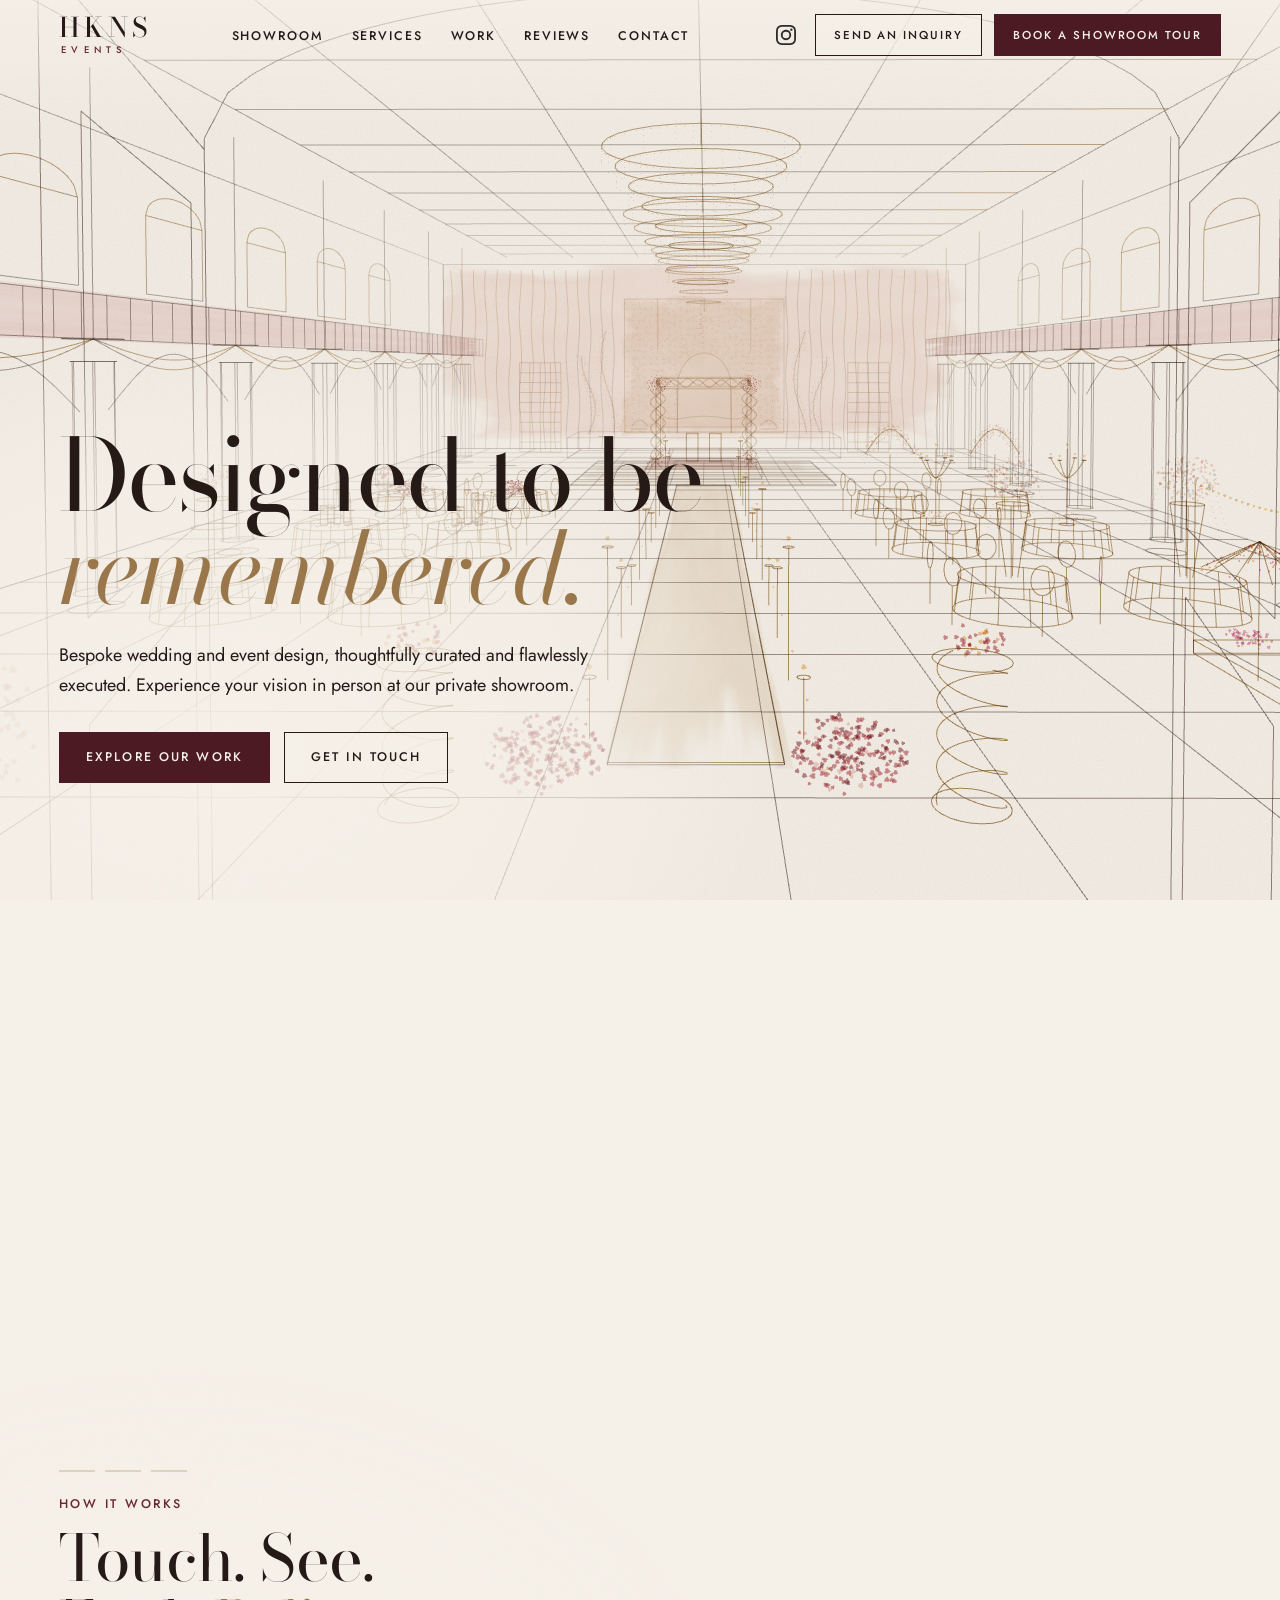
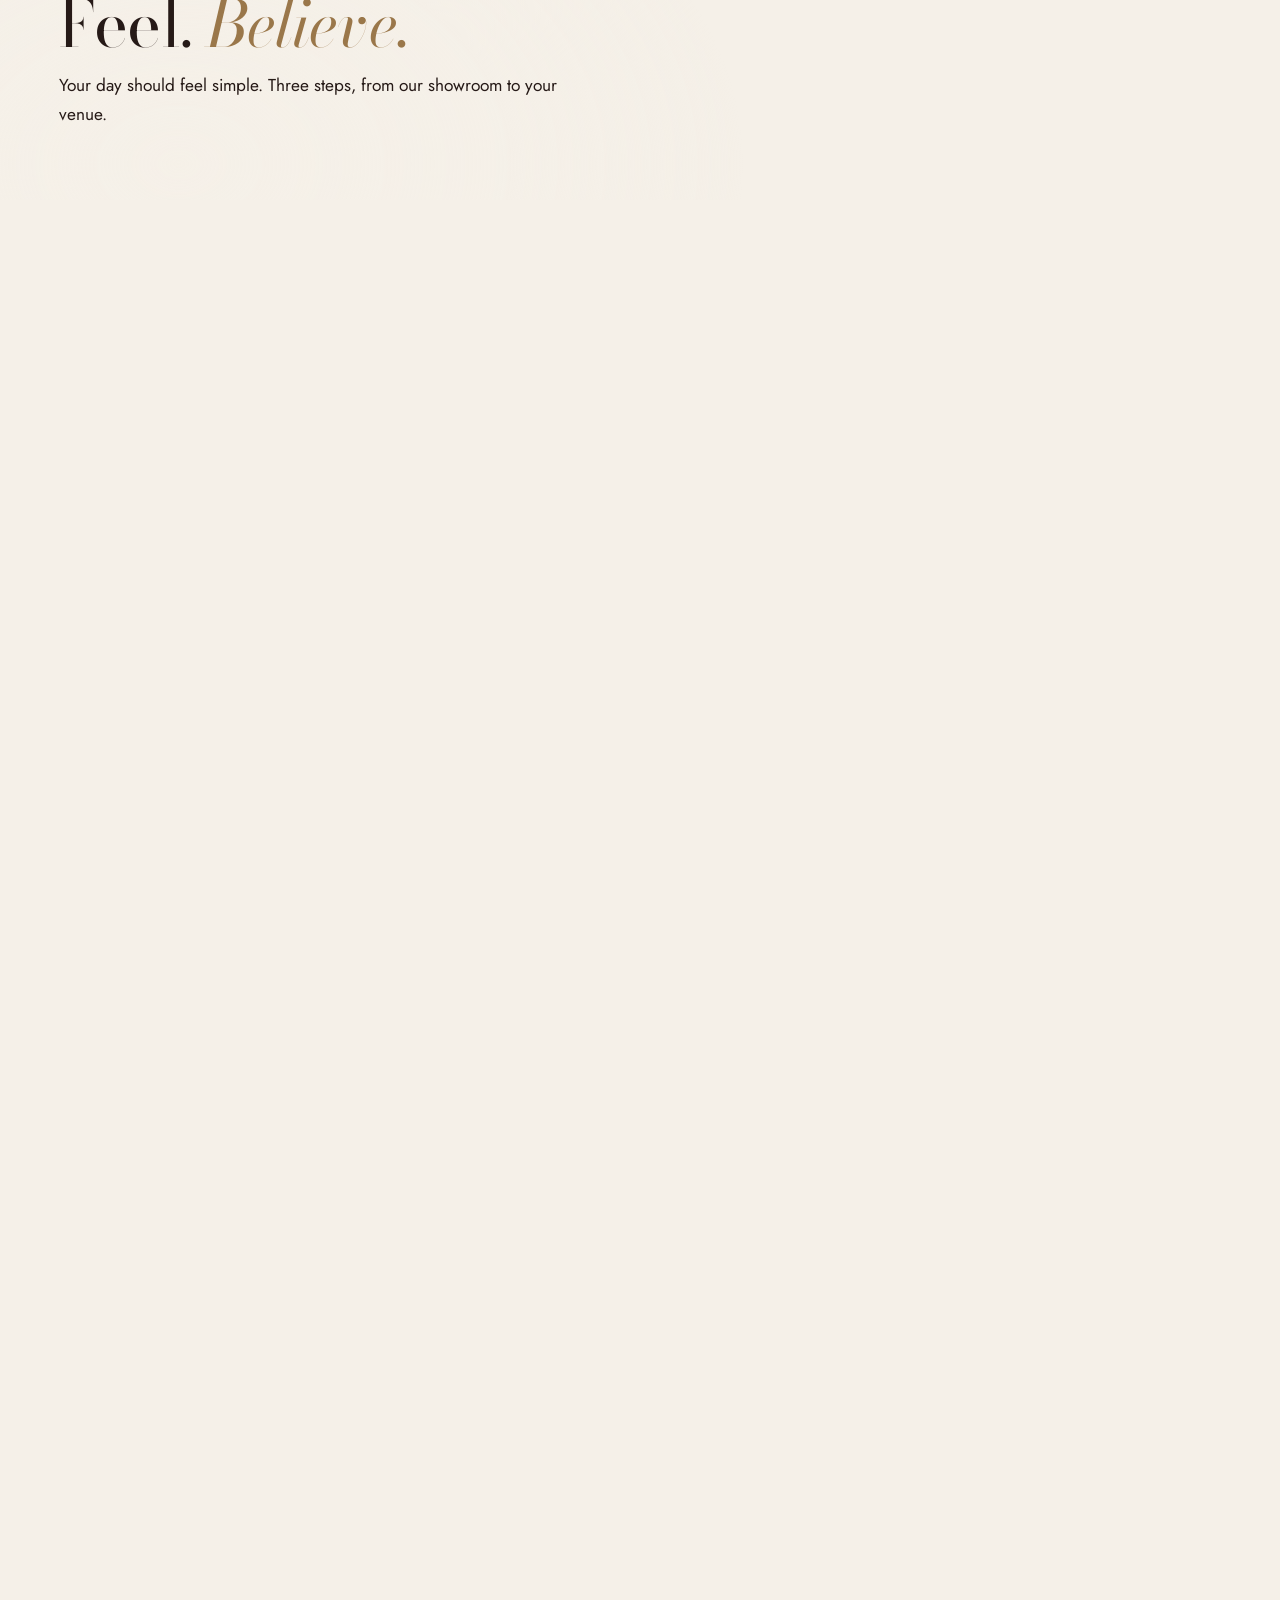
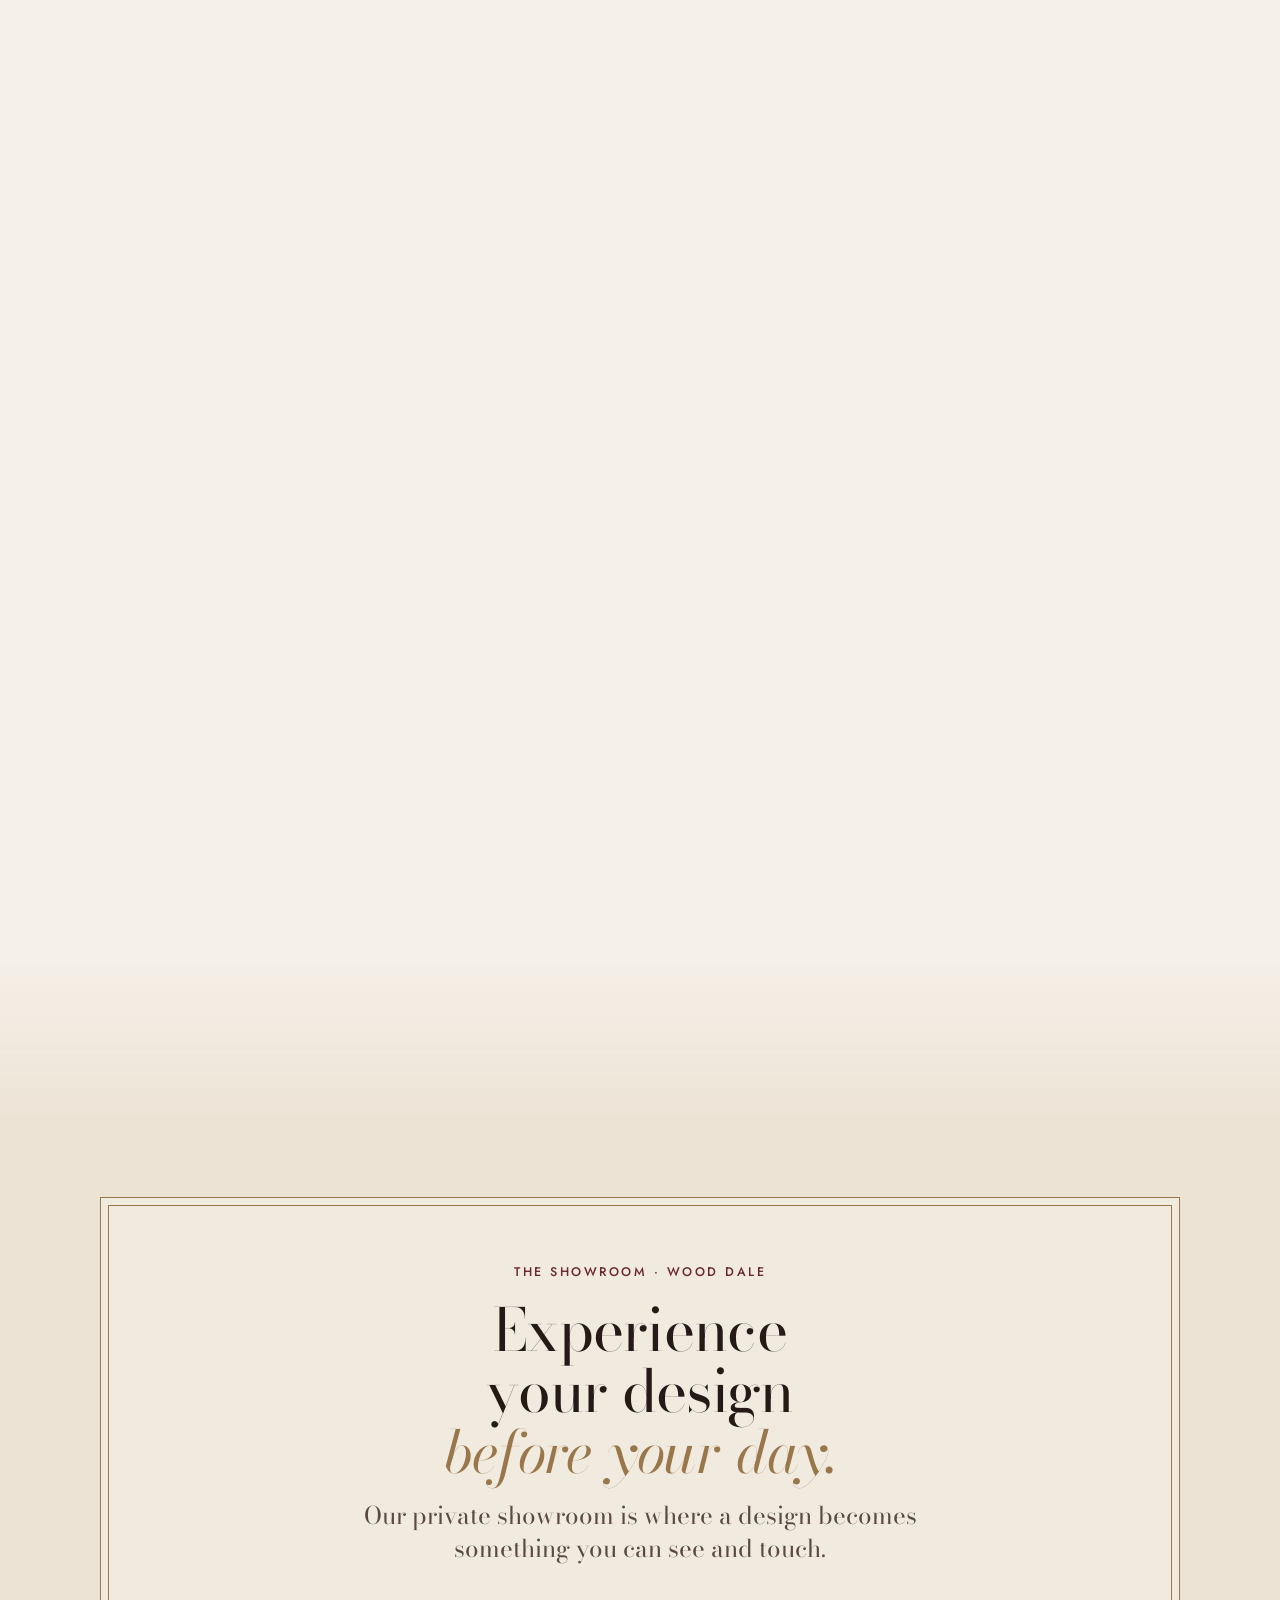
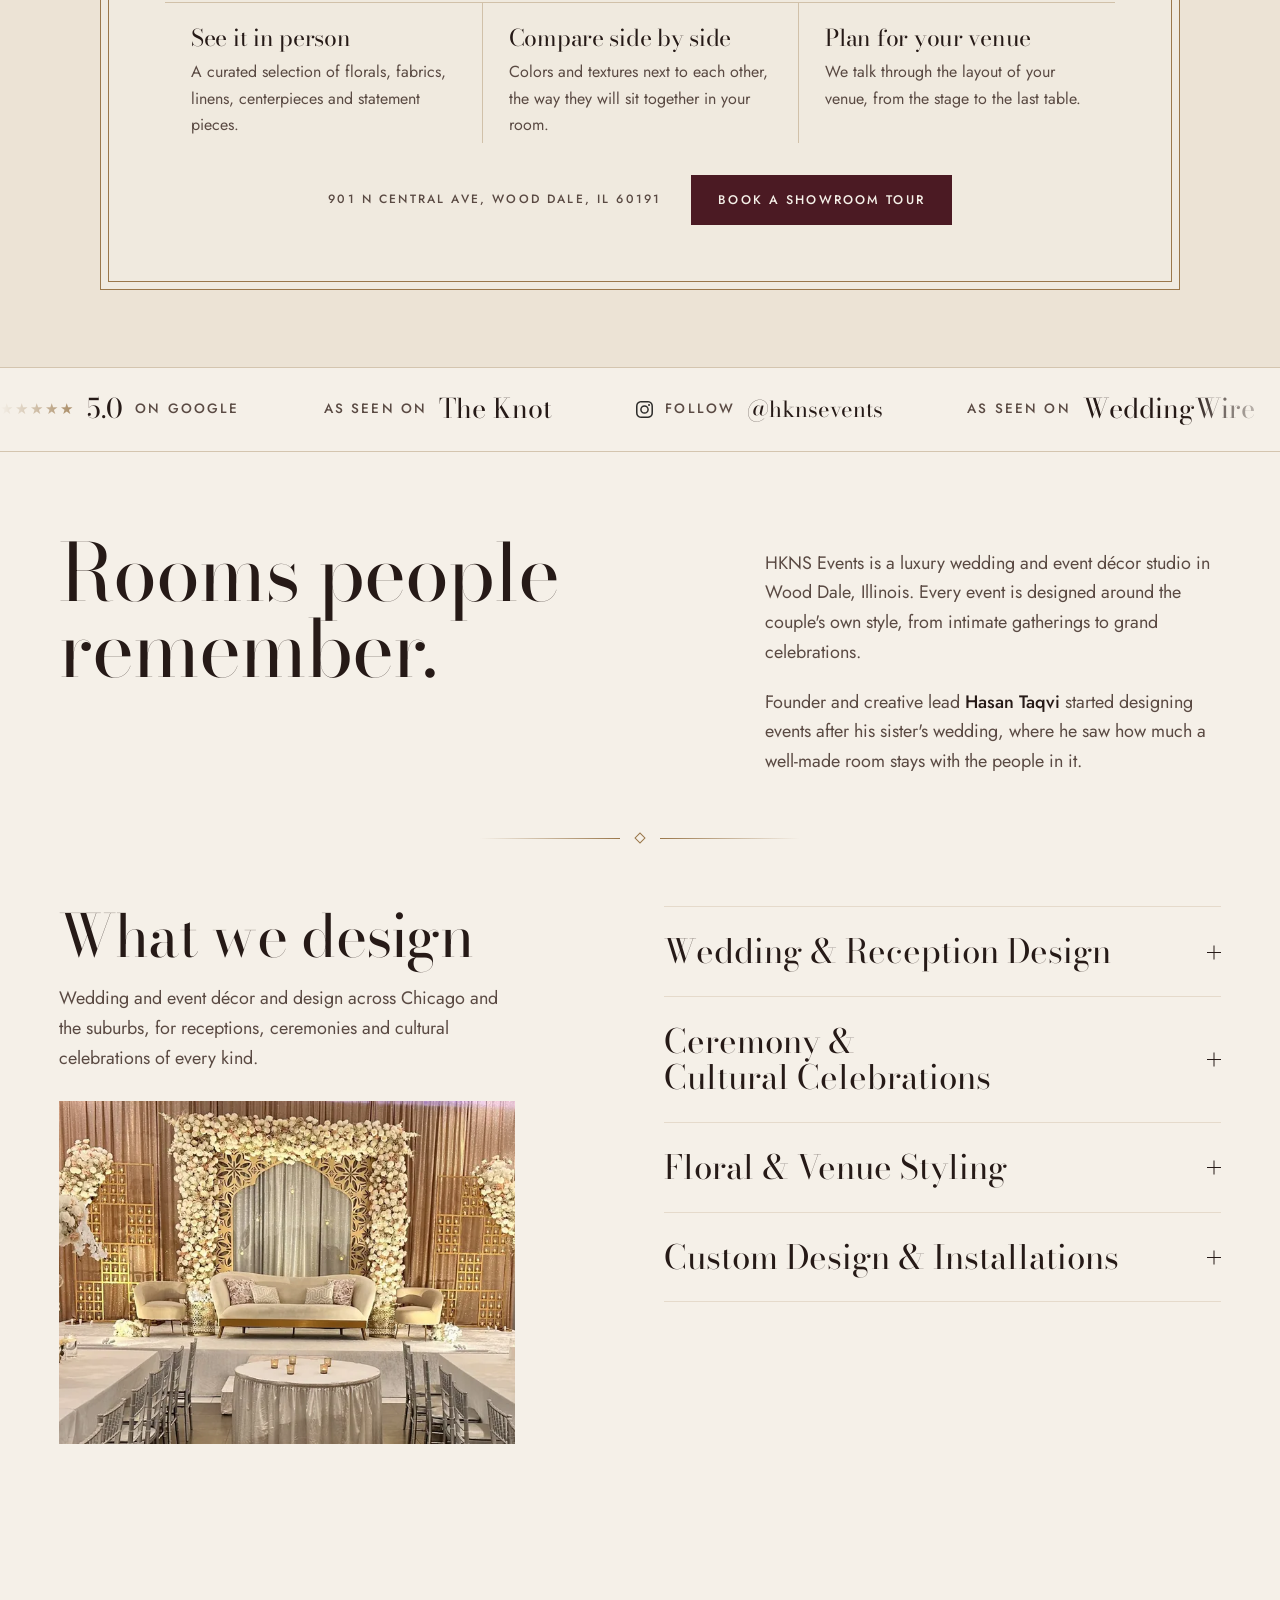
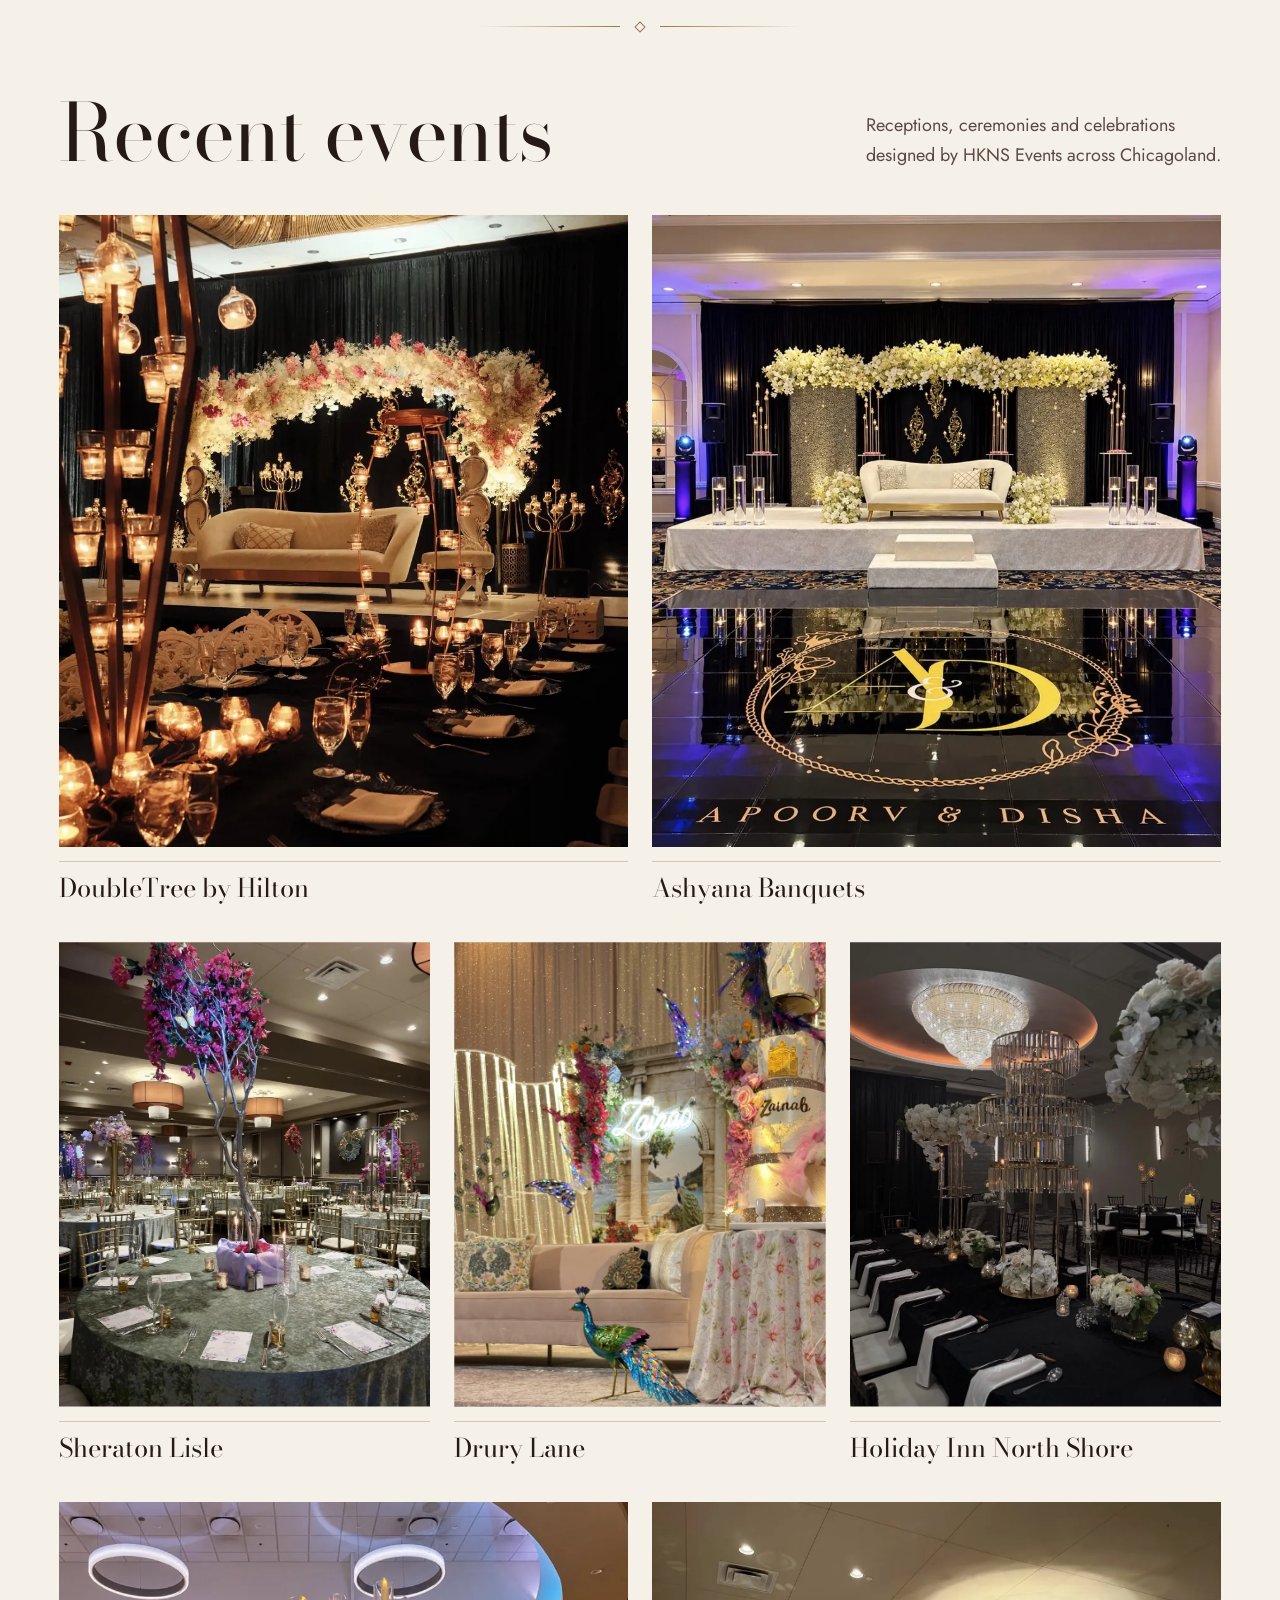
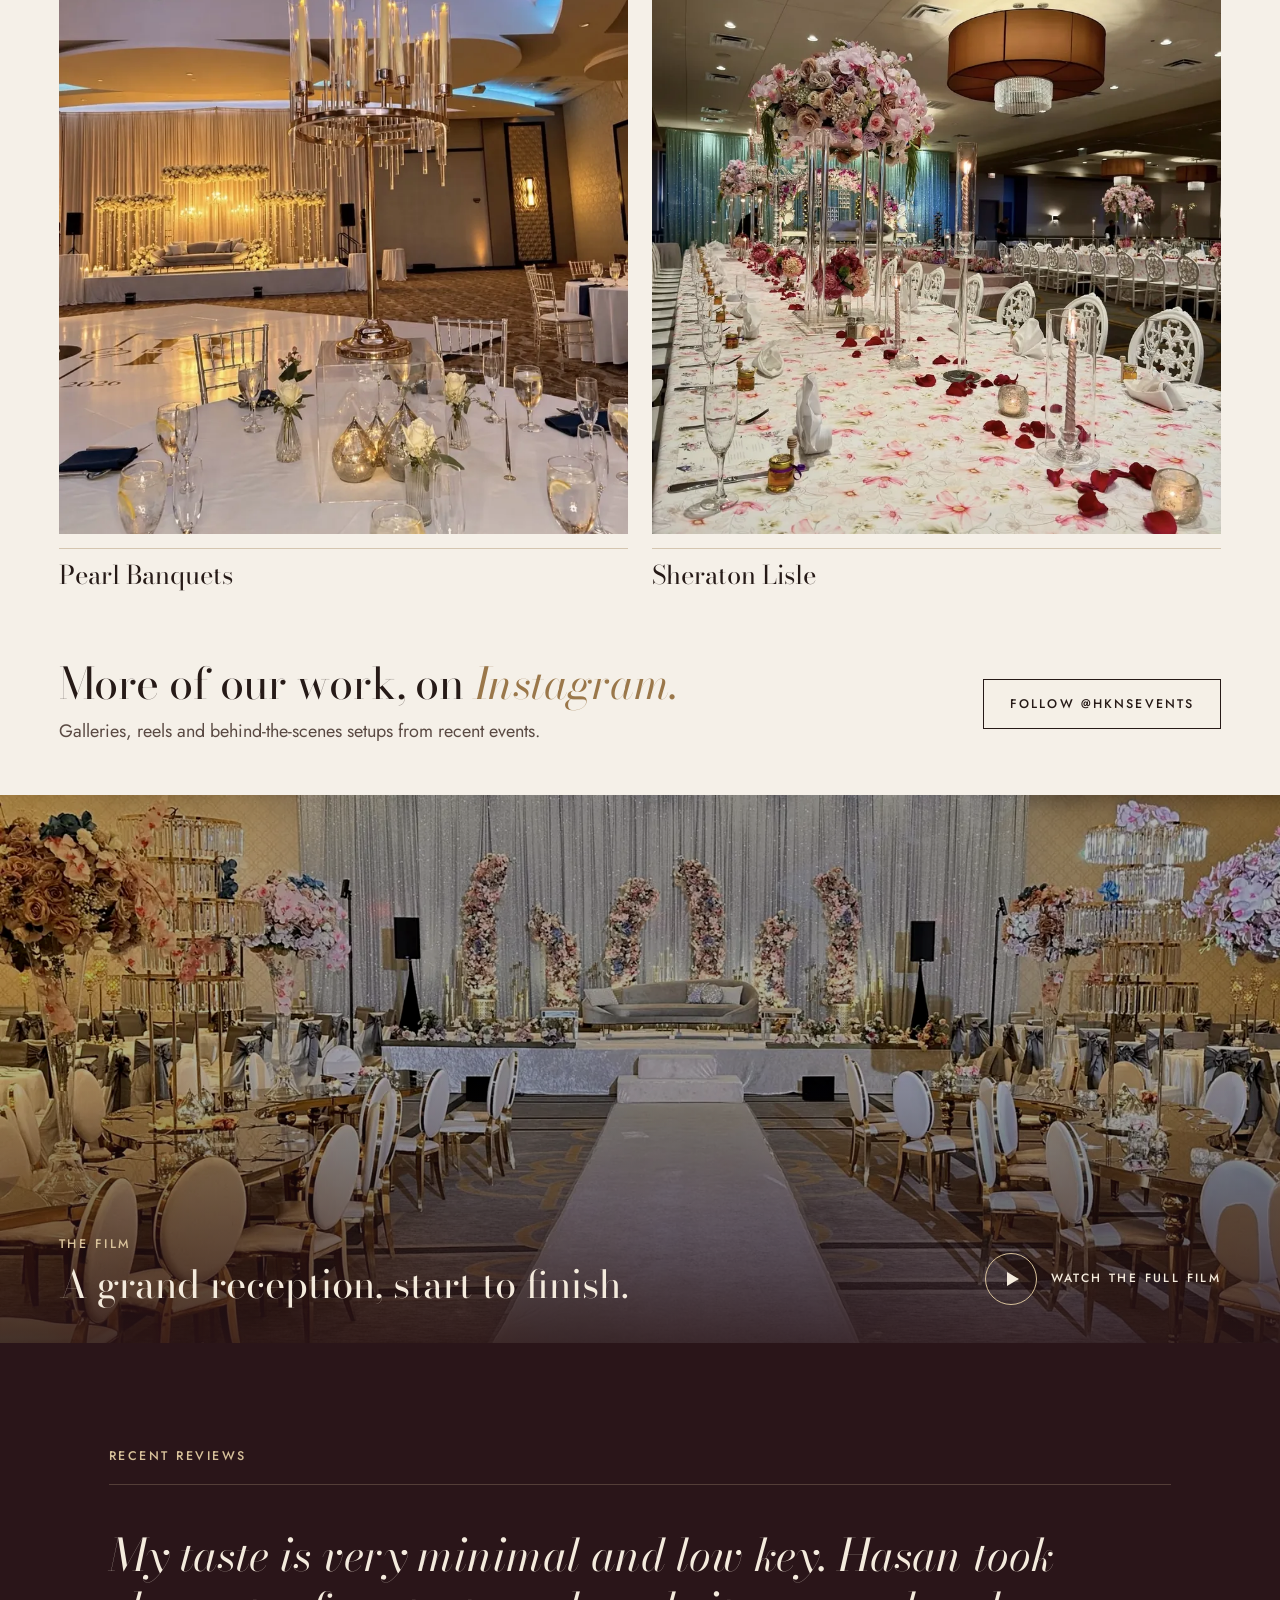
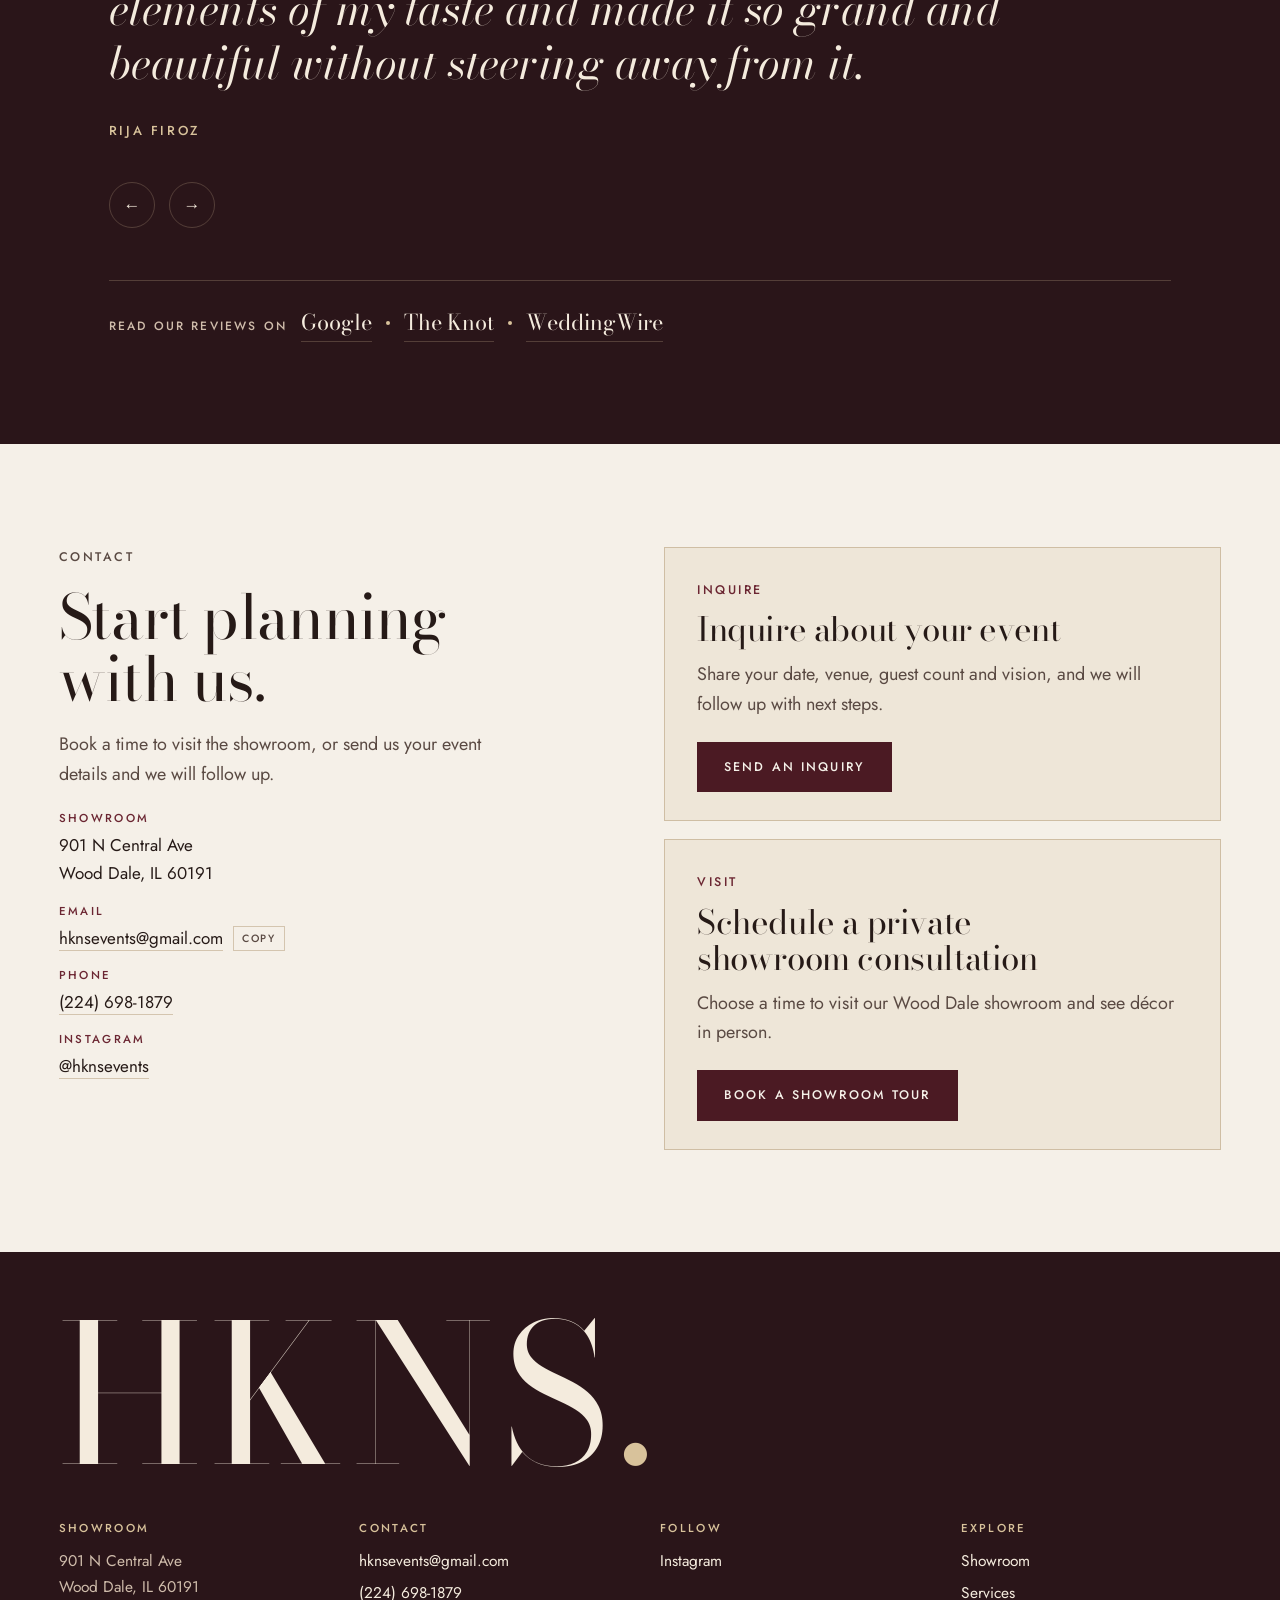
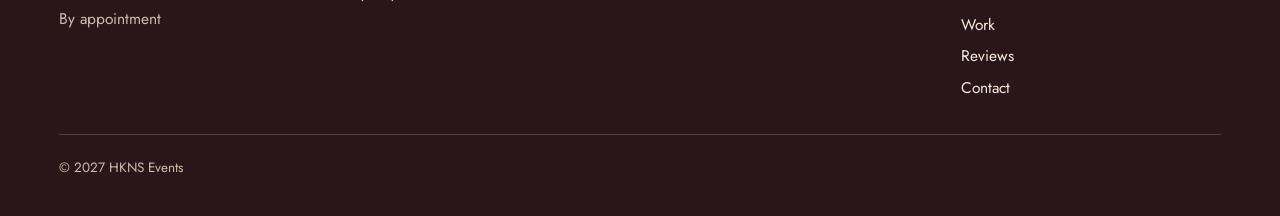
<file: index.html>
<!doctype html>
<html lang="en">
<head>
<meta charset="utf-8">
<meta name="viewport" content="width=device-width, initial-scale=1, viewport-fit=cover">
<title>HKNS Events | Luxury Wedding &amp; Event Décor in Chicago</title>
<meta name="description" content="Bespoke wedding and event décor for Chicago and the suburbs, from wedding stages and mandaps to florals and full-room designs. Private showroom in Wood Dale, IL.">
<link rel="canonical" href="https://hknsevents.com/">
<meta name="theme-color" content="#F5F0E8">
<meta property="og:type" content="website">
<meta property="og:site_name" content="HKNS Events">
<meta property="og:title" content="HKNS Events | Luxury Wedding &amp; Event Décor in Chicago">
<meta property="og:description" content="Bespoke wedding and event design, thoughtfully curated and flawlessly executed. Experience your vision in person at our private showroom in Wood Dale, IL.">
<meta property="og:url" content="https://hknsevents.com/">
<meta property="og:image" content="https://hknsevents.com/images/og-hkns-events.jpg">
<meta property="og:image:width" content="1200">
<meta property="og:image:height" content="630">
<meta property="og:image:alt" content="Ivory floral wall with crystal chandeliers, a wedding stage designed by HKNS Events">
<meta name="twitter:card" content="summary_large_image">
<link rel="icon" href="assets/favicon.svg" type="image/svg+xml">
<link rel="icon" href="assets/favicon-32.png" type="image/png" sizes="32x32">
<link rel="apple-touch-icon" href="assets/apple-touch-icon.png">
<link rel="preconnect" href="https://fonts.googleapis.com">
<link rel="preconnect" href="https://fonts.gstatic.com" crossorigin>
<link rel="stylesheet" href="https://fonts.googleapis.com/css2?family=Bodoni+Moda:ital,opsz,wght@0,6..96,400;0,6..96,500;1,6..96,400;1,6..96,500&family=Jost:wght@400;500&display=swap">
<link rel="stylesheet" href="assets/site.css?v=e991c11c">
<script type="application/ld+json">
{
 "@context": "https://schema.org",
 "@type": "LocalBusiness",
 "@id": "https://hknsevents.com/#business",
 "name": "HKNS Events",
 "description": "Luxury wedding and event décor and design for Chicago and the suburbs: wedding stages and backdrops, mandaps and ceremony settings, florals, tablescapes, draping and custom installations, with a private showroom in Wood Dale, Illinois.",
 "url": "https://hknsevents.com/",
 "image": "https://hknsevents.com/images/og-hkns-events.jpg",
 "logo": "https://hknsevents.com/assets/apple-touch-icon.png",
 "telephone": "+1-224-698-1879",
 "email": "hknsevents@gmail.com",
 "address": {
  "@type": "PostalAddress",
  "streetAddress": "901 N Central Ave",
  "addressLocality": "Wood Dale",
  "addressRegion": "IL",
  "postalCode": "60191",
  "addressCountry": "US"
 },
 "geo": {
  "@type": "GeoCoordinates",
  "latitude": 41.9809279,
  "longitude": -87.9729655
 },
 "hasMap": "https://www.google.com/maps/search/?api=1&query=HKNS%20Events%20Wood%20Dale%20IL&query_place_id=ChIJnXGklWGtD4gR0CWWngyXVKo",
 "areaServed": [
  {
   "@type": "City",
   "name": "Chicago"
  },
  {
   "@type": "AdministrativeArea",
   "name": "Chicago metropolitan area"
  }
 ],
 "founder": {
  "@type": "Person",
  "name": "Hasan Taqvi"
 },
 "sameAs": [
  "https://www.instagram.com/hknsevents/",
  "https://www.theknot.com/marketplace/hkns-events-addison-il-2079458",
  "https://www.weddingwire.com/biz/hkns-events/73d8da438a1aed76.html"
 ],
 "knowsAbout": [
  "Luxury wedding décor",
  "Wedding stage decoration",
  "Mandap design",
  "Indian wedding décor",
  "Pakistani wedding décor",
  "Nikkah décor",
  "Mehndi and sangeet décor",
  "Floral installations",
  "Tablescapes and centerpieces",
  "Event design"
 ]
}
</script>
<!-- GRAND OPENING: structured data. Delete this block after November 15, 2026. -->
<script type="application/ld+json" data-grand-opening>
{
 "@context": "https://schema.org",
 "@type": "Event",
 "name": "HKNS Showroom: The Grand Unveiling",
 "description": "The grand unveiling of the HKNS Events private showroom in Wood Dale, Illinois.",
 "startDate": "2026-11-15T15:00:00-06:00",
 "endDate": "2026-11-15T19:00:00-06:00",
 "eventStatus": "https://schema.org/EventScheduled",
 "eventAttendanceMode": "https://schema.org/OfflineEventAttendanceMode",
 "location": {
  "@type": "Place",
  "name": "HKNS Events Showroom",
  "address": {
   "@type": "PostalAddress",
   "streetAddress": "901 N Central Ave",
   "addressLocality": "Wood Dale",
   "addressRegion": "IL",
   "postalCode": "60191",
   "addressCountry": "US"
  }
 },
 "image": "https://hknsevents.com/images/og-hkns-events.jpg",
 "organizer": {
  "@type": "Organization",
  "name": "HKNS Events",
  "url": "https://hknsevents.com/"
 },
 "url": "https://forms.gle/vVULp8X2JvrjUNe79"
}
</script>
<!-- /GRAND OPENING -->
</head>
<body>
<a class="skip" href="#main">Skip to content</a>
<canvas id="venue" aria-hidden="true"></canvas>
<div class="grain" aria-hidden="true"></div>
<div class="hotspots" id="hotspots" aria-hidden="true"></div>

<header class="nav" id="nav">
  <div class="wrap nav-in">
    <a class="mark" href="#hero" aria-label="HKNS Events, back to top"><span class="mark-h">HKNS</span><span class="mark-e">Events</span></a>
    <nav aria-label="Main">
      <ul class="nav-links">
        <li><a href="#showroom">Showroom</a></li>
        <li><a href="#services">Services</a></li>
        <li><a href="#work">Work</a></li>
        <li><a href="#reviews">Reviews</a></li>
        <li><a href="#contact">Contact</a></li>
      </ul>
    </nav>
    <div class="nav-act">
      <a class="ig-icon" href="https://www.instagram.com/hknsevents/" target="_blank" rel="noopener" aria-label="HKNS Events on Instagram" title="Instagram"><svg viewBox="0 0 1000 1000" width="20" height="20" aria-hidden="true" focusable="false"><path fill="currentColor" transform="translate(-2.5 -2.5)" d="M295.42,6c-53.2,2.51-89.53,11-121.29,23.48-32.87,12.81-60.73,30-88.45,57.82S40.89,143,28.17,175.92c-12.31,31.83-20.65,68.19-23,121.42S2.3,367.68,2.56,503.46,3.42,656.26,6,709.6c2.54,53.19,11,89.51,23.48,121.28,12.83,32.87,30,60.72,57.83,88.45S143,964.09,176,976.83c31.8,12.29,68.17,20.67,121.39,23s70.35,2.87,206.09,2.61,152.83-.86,206.16-3.39S799.1,988,830.88,975.58c32.87-12.86,60.74-30,88.45-57.84S964.1,862,976.81,829.06c12.32-31.8,20.69-68.17,23-121.35,2.33-53.37,2.88-70.41,2.62-206.17s-.87-152.78-3.4-206.1-11-89.53-23.47-121.32c-12.85-32.87-30-60.7-57.82-88.45S862,40.87,829.07,28.19c-31.82-12.31-68.17-20.7-121.39-23S637.33,2.3,501.54,2.56,348.75,3.4,295.42,6m5.84,903.88c-48.75-2.12-75.22-10.22-92.86-17-23.36-9-40-19.88-57.58-37.29s-28.38-34.11-37.5-57.42c-6.85-17.64-15.1-44.08-17.38-92.83-2.48-52.69-3-68.51-3.29-202s.22-149.29,2.53-202c2.08-48.71,10.23-75.21,17-92.84,9-23.39,19.84-40,37.29-57.57s34.1-28.39,57.43-37.51c17.62-6.88,44.06-15.06,92.79-17.38,52.73-2.5,68.53-3,202-3.29s149.31.21,202.06,2.53c48.71,2.12,75.22,10.19,92.83,17,23.37,9,40,19.81,57.57,37.29s28.4,34.07,37.52,57.45c6.89,17.57,15.07,44,17.37,92.76,2.51,52.73,3.08,68.54,3.32,202s-.23,149.31-2.54,202c-2.13,48.75-10.21,75.23-17,92.89-9,23.35-19.85,40-37.31,57.56s-34.09,28.38-57.43,37.5c-17.6,6.87-44.07,15.07-92.76,17.39-52.73,2.48-68.53,3-202.05,3.29s-149.27-.25-202-2.53m407.6-674.61a60,60,0,1,0,59.88-60.1,60,60,0,0,0-59.88,60.1M245.77,503c.28,141.8,115.44,256.49,257.21,256.22S759.52,643.8,759.25,502,643.79,245.48,502,245.76,245.5,361.22,245.77,503m90.06-.18a166.67,166.67,0,1,1,167,166.34,166.65,166.65,0,0,1-167-166.34"/></svg></a>
      <a class="btn btn-line btn-sm nav-inq" href="https://docs.google.com/forms/d/18zhEVyijoTRbB_eG8qjRszqCM9a0x84zth-Hf_SS2aU/viewform" target="_blank" rel="noopener"><span class="full">Send an inquiry</span><span class="short">Inquire</span></a>
      <a class="btn btn-wine btn-sm" href="https://calendly.com/hknsevents/hkns-events-decor-consultation" target="_blank" rel="noopener"><span class="full">Book a showroom tour</span><span class="short">Book a tour</span></a>
      <button class="menu-btn" id="menuBtn" type="button" aria-expanded="false" aria-controls="drawer"><span class="mb-t">Menu</span><span class="mb-i" aria-hidden="true"></span></button>
    </div>
  </div>
</header>

<div class="drawer" id="drawer" hidden>
  <button class="menu-btn close" id="menuClose" type="button">Close</button>
  <nav aria-label="Menu">
    <a href="#showroom">Showroom</a>
    <a href="#services">Services</a>
    <a href="#work">Work</a>
    <a href="#reviews">Reviews</a>
    <a href="#contact">Contact</a>
  </nav>
  <div class="d-ctas">
    <a class="btn btn-wine" href="https://calendly.com/hknsevents/hkns-events-decor-consultation" target="_blank" rel="noopener">Book a showroom tour</a>
    <a class="btn btn-line" href="https://docs.google.com/forms/d/18zhEVyijoTRbB_eG8qjRszqCM9a0x84zth-Hf_SS2aU/viewform" target="_blank" rel="noopener">Send an inquiry</a>
    <a class="link d-ig" href="https://www.instagram.com/hknsevents/" target="_blank" rel="noopener">Instagram @hknsevents</a>
  </div>
  <!-- GRAND OPENING: menu link. Delete after November 15, 2026. -->
  <p class="d-go" data-grand-opening>HKNS Showroom: The Grand Unveiling. Sunday, November 15, 3:00–7:00 PM, Wood Dale, IL. <a href="https://forms.gle/vVULp8X2JvrjUNe79" target="_blank" rel="noopener">RSVP</a></p>
  <!-- /GRAND OPENING -->
</div>

<!-- GRAND OPENING: notice. Delete after November 15, 2026. -->
<aside class="notice" id="notice" data-grand-opening hidden aria-label="HKNS Showroom: The Grand Unveiling">
  <span class="notice-dot" aria-hidden="true"></span>
  <div class="notice-txt">
    <p class="notice-k">You're invited</p>
    <p class="notice-h">HKNS Showroom<br><em>The Grand Unveiling</em></p>
    <p class="notice-t">Sun, Nov 15 · 3:00–7:00 PM<span class="where"><span class="sep"> · </span>Wood Dale, IL</span></p>
  </div>
  <a class="notice-go" href="https://forms.gle/vVULp8X2JvrjUNe79" target="_blank" rel="noopener">RSVP</a>
  <button class="notice-x" id="noticeX" type="button" aria-label="Dismiss">&#215;</button>
</aside>
<!-- /GRAND OPENING -->

<main id="main">
  <section class="chapter hero" id="hero" data-cam="hero" aria-labelledby="hero-title">
    <div class="scrim"></div>
    <div class="wrap hero-in">
      <div class="hero-copy">
        <h1 id="hero-title"><span>Designed to be</span><br><em>remembered.</em></h1>
        <p class="lede">Bespoke wedding and event design, thoughtfully curated and flawlessly executed. Experience your vision in person at our private showroom.</p>
        <div class="ctas">
          <a class="btn btn-wine" href="#work">Explore Our Work</a>
          <a class="btn btn-line" href="#contact">Get in Touch</a>
        </div>
      </div>
    </div>
  </section>

  <section class="chapter walk fade-bot" id="process" data-walk aria-label="How it works">
    <div class="walk-stage">
      <div class="scrim"></div>
      <div class="walk-cap">
        <div class="wrap">
          <div class="ticks" aria-hidden="true"><i></i><i></i><i></i></div>
          <div class="beats" id="beats">
            <div class="beat on" data-b="0"><p class="kicker">How it works</p><h2>Touch. See. Feel. <em>Believe.</em></h2><p>Your day should feel simple. Three steps, from our showroom to your venue.</p></div>
            <div class="beat" data-b="1"><h3>Visit the <em>showroom</em></h3><p>Book a private consultation to see and touch florals, fabrics, furniture and centerpieces, and shape your design together.</p></div>
            <div class="beat" data-b="2"><h3>We transform <em>your venue</em></h3><p>Every piece is planned around your venue, from the entrance to the main stage.</p></div>
            <div class="beat" data-b="3"><h3>Your <em>day</em></h3><p>Our team installs your décor before guests arrive, so you walk into the room you designed.</p></div>
          </div>
        </div>
      </div>
    </div>
  </section>

  <section class="band band-champagne showroom" id="showroom" data-from="stage" aria-labelledby="sr-title">
    <div class="wrap">
      <div class="sr-frame">
        <p class="kicker">The showroom · Wood Dale</p>
        <h2 id="sr-title">Experience your design <em>before your day.</em></h2>
        <p class="big">Our private showroom is where a design becomes something you can see and touch.</p>
        <ul class="sr-points">
          <li><h3>See it in person</h3><p>A curated selection of florals, fabrics, linens, centerpieces and statement pieces.</p></li>
          <li><h3>Compare side by side</h3><p>Colors and textures next to each other, the way they will sit together in your room.</p></li>
          <li><h3>Plan for your venue</h3><p>We talk through the layout of your venue, from the stage to the last table.</p></li>
        </ul>
        <div class="sr-card">
          <p class="sr-addr"><span>901 N Central Ave,</span> <span>Wood Dale, IL 60191</span></p>
          <a class="btn btn-wine" href="https://calendly.com/hknsevents/hkns-events-decor-consultation" target="_blank" rel="noopener">Book a showroom tour</a>
        </div>
      </div>
    </div>
  </section>

  <div class="strip" aria-label="Rated 5.0 on Google, as seen on The Knot and WeddingWire. Follow @hknsevents on Instagram">
    <div class="marquee">
      <div class="mq-track"><div class="mq-set"><a href="https://www.google.com/maps/search/?api=1&amp;query=HKNS%20Events%20Wood%20Dale%20IL&amp;query_place_id=ChIJnXGklWGtD4gR0CWWngyXVKo" target="_blank" rel="noopener"><span class="stars" aria-hidden="true">★★★★★</span><b>5.0</b><span>on Google</span></a><a href="https://www.theknot.com/marketplace/hkns-events-addison-il-2079458" target="_blank" rel="noopener"><span>As seen on</span><b>The Knot</b></a><a href="https://www.instagram.com/hknsevents/" target="_blank" rel="noopener"><svg viewBox="0 0 1000 1000" width="17" height="17" aria-hidden="true" focusable="false"><path fill="currentColor" transform="translate(-2.5 -2.5)" d="M295.42,6c-53.2,2.51-89.53,11-121.29,23.48-32.87,12.81-60.73,30-88.45,57.82S40.89,143,28.17,175.92c-12.31,31.83-20.65,68.19-23,121.42S2.3,367.68,2.56,503.46,3.42,656.26,6,709.6c2.54,53.19,11,89.51,23.48,121.28,12.83,32.87,30,60.72,57.83,88.45S143,964.09,176,976.83c31.8,12.29,68.17,20.67,121.39,23s70.35,2.87,206.09,2.61,152.83-.86,206.16-3.39S799.1,988,830.88,975.58c32.87-12.86,60.74-30,88.45-57.84S964.1,862,976.81,829.06c12.32-31.8,20.69-68.17,23-121.35,2.33-53.37,2.88-70.41,2.62-206.17s-.87-152.78-3.4-206.1-11-89.53-23.47-121.32c-12.85-32.87-30-60.7-57.82-88.45S862,40.87,829.07,28.19c-31.82-12.31-68.17-20.7-121.39-23S637.33,2.3,501.54,2.56,348.75,3.4,295.42,6m5.84,903.88c-48.75-2.12-75.22-10.22-92.86-17-23.36-9-40-19.88-57.58-37.29s-28.38-34.11-37.5-57.42c-6.85-17.64-15.1-44.08-17.38-92.83-2.48-52.69-3-68.51-3.29-202s.22-149.29,2.53-202c2.08-48.71,10.23-75.21,17-92.84,9-23.39,19.84-40,37.29-57.57s34.1-28.39,57.43-37.51c17.62-6.88,44.06-15.06,92.79-17.38,52.73-2.5,68.53-3,202-3.29s149.31.21,202.06,2.53c48.71,2.12,75.22,10.19,92.83,17,23.37,9,40,19.81,57.57,37.29s28.4,34.07,37.52,57.45c6.89,17.57,15.07,44,17.37,92.76,2.51,52.73,3.08,68.54,3.32,202s-.23,149.31-2.54,202c-2.13,48.75-10.21,75.23-17,92.89-9,23.35-19.85,40-37.31,57.56s-34.09,28.38-57.43,37.5c-17.6,6.87-44.07,15.07-92.76,17.39-52.73,2.48-68.53,3-202.05,3.29s-149.27-.25-202-2.53m407.6-674.61a60,60,0,1,0,59.88-60.1,60,60,0,0,0-59.88,60.1M245.77,503c.28,141.8,115.44,256.49,257.21,256.22S759.52,643.8,759.25,502,643.79,245.48,502,245.76,245.5,361.22,245.77,503m90.06-.18a166.67,166.67,0,1,1,167,166.34,166.65,166.65,0,0,1-167-166.34"/></svg><span>Follow</span><b class="h">@hknsevents</b></a><a href="https://www.weddingwire.com/biz/hkns-events/73d8da438a1aed76.html" target="_blank" rel="noopener"><span>As seen on</span><b>WeddingWire</b></a></div><div class="mq-set" aria-hidden="true"><a href="https://www.google.com/maps/search/?api=1&amp;query=HKNS%20Events%20Wood%20Dale%20IL&amp;query_place_id=ChIJnXGklWGtD4gR0CWWngyXVKo" tabindex="-1" target="_blank" rel="noopener"><span class="stars" aria-hidden="true">★★★★★</span><b>5.0</b><span>on Google</span></a><a href="https://www.theknot.com/marketplace/hkns-events-addison-il-2079458" tabindex="-1" target="_blank" rel="noopener"><span>As seen on</span><b>The Knot</b></a><a href="https://www.instagram.com/hknsevents/" tabindex="-1" target="_blank" rel="noopener"><svg viewBox="0 0 1000 1000" width="17" height="17" aria-hidden="true" focusable="false"><path fill="currentColor" transform="translate(-2.5 -2.5)" d="M295.42,6c-53.2,2.51-89.53,11-121.29,23.48-32.87,12.81-60.73,30-88.45,57.82S40.89,143,28.17,175.92c-12.31,31.83-20.65,68.19-23,121.42S2.3,367.68,2.56,503.46,3.42,656.26,6,709.6c2.54,53.19,11,89.51,23.48,121.28,12.83,32.87,30,60.72,57.83,88.45S143,964.09,176,976.83c31.8,12.29,68.17,20.67,121.39,23s70.35,2.87,206.09,2.61,152.83-.86,206.16-3.39S799.1,988,830.88,975.58c32.87-12.86,60.74-30,88.45-57.84S964.1,862,976.81,829.06c12.32-31.8,20.69-68.17,23-121.35,2.33-53.37,2.88-70.41,2.62-206.17s-.87-152.78-3.4-206.1-11-89.53-23.47-121.32c-12.85-32.87-30-60.7-57.82-88.45S862,40.87,829.07,28.19c-31.82-12.31-68.17-20.7-121.39-23S637.33,2.3,501.54,2.56,348.75,3.4,295.42,6m5.84,903.88c-48.75-2.12-75.22-10.22-92.86-17-23.36-9-40-19.88-57.58-37.29s-28.38-34.11-37.5-57.42c-6.85-17.64-15.1-44.08-17.38-92.83-2.48-52.69-3-68.51-3.29-202s.22-149.29,2.53-202c2.08-48.71,10.23-75.21,17-92.84,9-23.39,19.84-40,37.29-57.57s34.1-28.39,57.43-37.51c17.62-6.88,44.06-15.06,92.79-17.38,52.73-2.5,68.53-3,202-3.29s149.31.21,202.06,2.53c48.71,2.12,75.22,10.19,92.83,17,23.37,9,40,19.81,57.57,37.29s28.4,34.07,37.52,57.45c6.89,17.57,15.07,44,17.37,92.76,2.51,52.73,3.08,68.54,3.32,202s-.23,149.31-2.54,202c-2.13,48.75-10.21,75.23-17,92.89-9,23.35-19.85,40-37.31,57.56s-34.09,28.38-57.43,37.5c-17.6,6.87-44.07,15.07-92.76,17.39-52.73,2.48-68.53,3-202.05,3.29s-149.27-.25-202-2.53m407.6-674.61a60,60,0,1,0,59.88-60.1,60,60,0,0,0-59.88,60.1M245.77,503c.28,141.8,115.44,256.49,257.21,256.22S759.52,643.8,759.25,502,643.79,245.48,502,245.76,245.5,361.22,245.77,503m90.06-.18a166.67,166.67,0,1,1,167,166.34,166.65,166.65,0,0,1-167-166.34"/></svg><span>Follow</span><b class="h">@hknsevents</b></a><a href="https://www.weddingwire.com/biz/hkns-events/73d8da438a1aed76.html" tabindex="-1" target="_blank" rel="noopener"><span>As seen on</span><b>WeddingWire</b></a></div></div>
    </div>
  </div>
    </div>
  </div>
  </div>
    </div>
  </div>
  </div>

  <section class="band about" id="about" aria-labelledby="about-title">
    <div class="wrap about-in">
      <h2 id="about-title">Rooms people remember.</h2>
      <div class="copy">
        <p>HKNS Events is a luxury wedding and event décor studio in Wood Dale, Illinois. Every event is designed around the couple's own style, from intimate gatherings to grand celebrations.</p>
        <p>Founder and creative lead <strong>Hasan Taqvi</strong> started designing events after his sister's wedding, where he saw how much a well-made room stays with the people in it.</p>
      </div>
    </div>
  </section>

  <section class="band services" id="services" aria-labelledby="svc-title">
    <div class="divider" aria-hidden="true"><i></i></div>
    <div class="wrap svc-in">
      <header class="svc-head">
        <h2 id="svc-title">What we design</h2>
        <p>Wedding and event décor and design across Chicago and the suburbs, for receptions, ceremonies and cultural celebrations of every kind.</p>
      </header>
      <div class="svc-frame reveal" aria-hidden="true">
        <img class="on" src="images/svc-reception-1400.webp" srcset="images/svc-reception-1400.webp 1400w, images/svc-reception-800.webp 800w" sizes="(max-width:900px) 100vw, 40vw" width="1536" height="960" alt="" loading="lazy" decoding="async">
        <img src="images/svc-ceremony-1400.webp" srcset="images/svc-ceremony-1400.webp 1400w, images/svc-ceremony-800.webp 800w" sizes="(max-width:900px) 100vw, 40vw" width="1945" height="1401" alt="" loading="lazy" decoding="async">
        <img src="images/svc-styling-1400.webp" srcset="images/svc-styling-1400.webp 1400w, images/svc-styling-800.webp 800w" sizes="(max-width:900px) 100vw, 40vw" width="1434" height="951" alt="" loading="lazy" decoding="async">
        <img src="images/svc-custom-1400.webp" srcset="images/svc-custom-1400.webp 1332w, images/svc-custom-800.webp 800w" sizes="(max-width:900px) 100vw, 40vw" width="1332" height="749" alt="" loading="lazy" decoding="async">
      </div>
      <ul class="svc-list">
        <li class="svc">
          <h3><button class="svc-btn" id="svc-t1" type="button" aria-expanded="false" aria-controls="svc-b1"><span class="svc-name">Wedding &amp; Reception Design</span><span class="svc-plus" aria-hidden="true"></span></button></h3>
          <div class="svc-body" id="svc-b1" role="region" aria-labelledby="svc-t1"><div>
            <img class="svc-img" src="images/svc-reception-1400.webp" srcset="images/svc-reception-1400.webp 1400w, images/svc-reception-800.webp 800w" sizes="100vw" width="1536" height="960" alt="Gold lattice wedding stage framed in ivory and blush roses with a cream sweetheart sofa, reception design by HKNS Events" loading="lazy" decoding="async">
            <p class="svc-items">Stages, backdrops, sweetheart settings and full-room transformations.</p>
            <p class="svc-desc">Wedding stage decoration and reception design planned as one complete room, from the backdrop your guests face all evening to the tables around it.</p>
          </div></div>
        </li>
        <li class="svc">
          <h3><button class="svc-btn" id="svc-t2" type="button" aria-expanded="false" aria-controls="svc-b2"><span class="svc-name">Ceremony &amp; Cultural Celebrations</span><span class="svc-plus" aria-hidden="true"></span></button></h3>
          <div class="svc-body" id="svc-b2" role="region" aria-labelledby="svc-t2"><div>
            <img class="svc-img" src="images/svc-ceremony-1400.webp" srcset="images/svc-ceremony-1400.webp 1400w, images/svc-ceremony-800.webp 800w" sizes="100vw" width="1945" height="1401" alt="Carved gold mandap wrapped in red roses with crystal strands, mandap design by HKNS Events" loading="lazy" decoding="async">
            <p class="svc-items">Mandaps, Nikkah settings, Mehndi, Sangeet and other celebrations.</p>
            <p class="svc-desc">Mandaps and ceremony settings shaped around each family's traditions.</p>
          </div></div>
        </li>
        <li class="svc">
          <h3><button class="svc-btn" id="svc-t3" type="button" aria-expanded="false" aria-controls="svc-b3"><span class="svc-name">Floral &amp; Venue Styling</span><span class="svc-plus" aria-hidden="true"></span></button></h3>
          <div class="svc-body" id="svc-b3" role="region" aria-labelledby="svc-t3"><div>
            <img class="svc-img" src="images/svc-styling-1400.webp" srcset="images/svc-styling-1400.webp 1400w, images/svc-styling-800.webp 800w" sizes="100vw" width="1434" height="951" alt="Candlelit white aisle lined with red rose arrangements, floral and venue styling by HKNS Events" loading="lazy" decoding="async">
            <p class="svc-items">Centerpieces, tablescapes, draping, aisles, entrances and installations.</p>
            <p class="svc-desc">Florals, linens, candlelight and draping that carry one palette from the entrance to the last table.</p>
          </div></div>
        </li>
        <li class="svc">
          <h3><button class="svc-btn" id="svc-t4" type="button" aria-expanded="false" aria-controls="svc-b4"><span class="svc-name">Custom Design &amp; Installations</span><span class="svc-plus" aria-hidden="true"></span></button></h3>
          <div class="svc-body" id="svc-b4" role="region" aria-labelledby="svc-t4"><div>
            <img class="svc-img" src="images/svc-custom-1400.webp" srcset="images/svc-custom-1400.webp 1332w, images/svc-custom-800.webp 800w" sizes="100vw" width="1332" height="749" alt="Sculpted floral column installation in blush and soft blue behind a wedding stage, custom design by HKNS Events" loading="lazy" decoding="async">
            <p class="svc-items">Personalized design concepts, statement pieces and immersive environments.</p>
            <p class="svc-desc">Concepts drawn for your event alone, from a signature backdrop to a room transformed end to end.</p>
          </div></div>
        </li>
      </ul>
    </div>
  </section>

  <section class="band work" id="work" aria-labelledby="work-title">
    <div class="wrap">
      <div class="divider" aria-hidden="true"><i></i></div>
      <div class="work-head">
        <h2 id="work-title">Recent events</h2>
        <p>Receptions, ceremonies and celebrations designed by HKNS Events across Chicagoland.</p>
      </div>
      <div class="gallery">
        <figure class="tile wide reveal"><button class="tile-open" type="button" aria-label="View larger: DoubleTree by Hilton"><img src="images/doubletree-candlelit-stage-900.webp" srcset="images/doubletree-candlelit-stage-1320.webp 1320w, images/doubletree-candlelit-stage-900.webp 900w" sizes="(max-width:900px) 100vw, 48vw" width="1320" height="1632" alt="Candlelit stage with an ivory and pink floral arch over a curved sofa, gold candelabras and copper candle towers on a black velvet head table, by HKNS Events at DoubleTree by Hilton" loading="lazy" decoding="async" data-full="images/doubletree-candlelit-stage-1320.webp"></button><figcaption><b>DoubleTree by Hilton</b></figcaption></figure>
        <figure class="tile wide reveal"><button class="tile-open" type="button" aria-label="View larger: Ashyana Banquets"><img src="images/ashyana-ivory-stage-900.webp" srcset="images/ashyana-ivory-stage-1320.webp 1320w, images/ashyana-ivory-stage-900.webp 900w" sizes="(max-width:900px) 100vw, 48vw" width="1320" height="1479" alt="Stage with an ivory floral canopy over textured panels, a curved white sofa, gold candle stands and a monogrammed black dance floor, by HKNS Events at Ashyana Banquets" loading="lazy" decoding="async" data-full="images/ashyana-ivory-stage-1320.webp"></button><figcaption><b>Ashyana Banquets</b></figcaption></figure>
        <figure class="tile reveal"><button class="tile-open" type="button" aria-label="View larger: Sheraton Lisle"><img src="images/bougainvillea-garden-900.webp" srcset="images/bougainvillea-garden-1320.webp 1320w, images/bougainvillea-garden-900.webp 900w" sizes="(max-width:900px) 100vw, 32vw" width="1320" height="1744" alt="Silver branch centerpiece covered in magenta bougainvillea over a sage velvet table, by HKNS Events at Sheraton Lisle" loading="lazy" decoding="async" data-full="images/bougainvillea-garden-1320.webp"></button><figcaption><b>Sheraton Lisle</b></figcaption></figure>
        <figure class="tile reveal"><button class="tile-open" type="button" aria-label="View larger: Drury Lane"><img src="images/drury-lane-peacock-840.webp" srcset="images/drury-lane-peacock-840.webp 840w" sizes="(max-width:900px) 100vw, 32vw" width="840" height="1050" alt="Peacock themed birthday stage with a neon name sign, floral columns, a blush sofa and a tiered cake on a floral cloth, by HKNS Events at Drury Lane" loading="lazy" decoding="async" data-full="images/drury-lane-peacock-840.webp"></button><figcaption><b>Drury Lane</b></figcaption></figure>
        <figure class="tile reveal"><button class="tile-open" type="button" aria-label="View larger: Holiday Inn North Shore"><img src="images/crystal-tower-900.webp" srcset="images/crystal-tower-1320.webp 1320w, images/crystal-tower-900.webp 900w" sizes="(max-width:900px) 100vw, 32vw" width="1320" height="1562" alt="Tiered crystal tower centerpiece and white rose arrangements on a black velvet head table, by HKNS Events at Holiday Inn North Shore Chicago" loading="lazy" decoding="async" data-full="images/crystal-tower-1320.webp"></button><figcaption><b>Holiday Inn North Shore</b></figcaption></figure>
        <figure class="tile wide reveal"><button class="tile-open" type="button" aria-label="View larger: Pearl Banquets"><img src="images/pearl-candlelight-900.webp" srcset="images/pearl-candlelight-1320.webp 1320w, images/pearl-candlelight-900.webp 900w" sizes="(max-width:900px) 100vw, 48vw" width="1320" height="1470" alt="Gold candelabra with glass hurricanes and crystal drops on a reception table, with a floral canopy stage and monogrammed dance floor behind, by HKNS Events at Pearl Banquets" loading="lazy" decoding="async" data-full="images/pearl-candlelight-1320.webp"></button><figcaption><b>Pearl Banquets</b></figcaption></figure>
        <figure class="tile wide reveal"><button class="tile-open" type="button" aria-label="View larger: Sheraton Lisle"><img src="images/sheraton-long-table-900.webp" srcset="images/sheraton-long-table-1320.webp 1320w, images/sheraton-long-table-900.webp 900w" sizes="(max-width:900px) 100vw, 48vw" width="1320" height="1633" alt="Long head table on a floral print cloth with tall acrylic stands of pink orchids and roses, taper candles in glass and scattered rose petals, by HKNS Events at Sheraton Lisle" loading="lazy" decoding="async" data-full="images/sheraton-long-table-1320.webp"></button><figcaption><b>Sheraton Lisle</b></figcaption></figure>
      </div>
      <div class="ig-line">
        <h3>More of our work, on <em>Instagram.</em></h3>
        <p>Galleries, reels and behind-the-scenes setups from recent events.</p>
        <a class="btn btn-line" href="https://www.instagram.com/hknsevents/" target="_blank" rel="noopener">Follow @hknsevents</a>
      </div>
      <div class="film" id="film">
        <div class="poster"><img src="images/crystal-ballroom-900.webp" srcset="images/crystal-ballroom-2400.webp 2265w, images/crystal-ballroom-1600.webp 1600w, images/crystal-ballroom-900.webp 900w" sizes="(max-width:1320px) 100vw, 1320px" width="2265" height="1440" alt="Ballroom with crystal centerpieces, gold-framed chairs, a white aisle and a floral stage by HKNS Events" loading="lazy" decoding="async"></div>
        <div class="yt" id="yt"><div id="ytp"></div></div>
        <div class="cap">
          <div><p class="kicker">The film</p><b>A grand reception, start to finish.</b></div>
          <a class="play" href="https://www.youtube.com/watch?v=oF0B0heofI0" target="_blank" rel="noopener"><i></i>Watch the full film</a>
        </div>
      </div>
    </div>
  </section>

  <section class="band band-dark reviews" id="reviews" aria-labelledby="rv-title">
    <div class="wrap">
      <div class="rv-top"><h2 class="kicker" id="rv-title">Recent reviews</h2></div>
      <div class="quotes" id="quotes" aria-live="polite">
        <blockquote class="quote on"><p>My taste is very minimal and low key. Hasan took elements of my taste and made it so grand and beautiful without steering away from it.</p><cite>Rija Firoz</cite></blockquote>
        <blockquote class="quote"><p>We entrusted him with complete creative freedom, and he absolutely nailed it by bringing our vision to life flawlessly.</p><cite>Misbah Mowla</cite></blockquote>
        <blockquote class="quote"><p>I have had them do multiple events for me and each time it's been perfection and jaw dropping.</p><cite>Ashi Khan</cite></blockquote>
        <blockquote class="quote"><p>My daughter was able to see all the decorations prior to the events and make any minor changes. He brought her vision to life.</p><cite>Yaguta Merchant</cite></blockquote>
        <blockquote class="quote"><p>Everyone was raving about the beauty of the décor! And they guessed it was Beauty and the Beast, so the vision came through.</p><cite>Lena</cite></blockquote>
        <blockquote class="quote"><p>Every element, from the floral arrangements to the table settings, was executed with such care and precision.</p><cite>Naqib Rahim</cite></blockquote>
      </div>
      <div class="qctl">
        <button id="qPrev" type="button" aria-label="Previous review">&#8592;</button>
        <button id="qNext" type="button" aria-label="Next review">&#8594;</button>
      </div>
      <p class="read-on"><span>Read our reviews on</span><span class="links"><a href="https://www.google.com/maps/search/?api=1&amp;query=HKNS%20Events%20Wood%20Dale%20IL&amp;query_place_id=ChIJnXGklWGtD4gR0CWWngyXVKo" target="_blank" rel="noopener">Google</a><i aria-hidden="true"></i><a href="https://www.theknot.com/marketplace/hkns-events-addison-il-2079458" target="_blank" rel="noopener">The Knot</a><i aria-hidden="true"></i><a href="https://www.weddingwire.com/biz/hkns-events/73d8da438a1aed76.html" target="_blank" rel="noopener">WeddingWire</a></span></p>
    </div>
  </section>

  <section class="band contact" id="contact" aria-labelledby="contact-title">
    <div class="wrap contact-in">
      <div class="info">
        <p class="kicker">Contact</p>
        <h2 id="contact-title">Start planning with us.</h2>
        <p>Book a time to visit the showroom, or send us your event details and we will follow up.</p>
        <dl>
          <div><dt>Showroom</dt><dd>901 N Central Ave<br>Wood Dale, IL 60191</dd></div>
          <div><dt>Email</dt><dd><a href="mailto:hknsevents@gmail.com">hknsevents@gmail.com</a><button class="copy-btn" type="button" data-copy="hknsevents@gmail.com">Copy</button></dd></div>
          <div><dt>Phone</dt><dd><a href="tel:+12246981879">(224) 698-1879</a></dd></div>
          <div><dt>Instagram</dt><dd><a href="https://www.instagram.com/hknsevents/" target="_blank" rel="noopener">@hknsevents</a></dd></div>
        </dl>
      </div>
      <div class="paths">
        <article class="path">
          <p class="kicker">Inquire</p>
          <h3>Inquire about your event</h3>
          <p>Share your date, venue, guest count and vision, and we will follow up with next steps.</p>
          <a class="btn btn-wine" href="https://docs.google.com/forms/d/18zhEVyijoTRbB_eG8qjRszqCM9a0x84zth-Hf_SS2aU/viewform" target="_blank" rel="noopener">Send an inquiry</a>
        </article>
        <article class="path">
          <p class="kicker">Visit</p>
          <h3>Schedule a private showroom consultation</h3>
          <p>Choose a time to visit our Wood Dale showroom and see décor in person.</p>
          <a class="btn btn-wine" href="https://calendly.com/hknsevents/hkns-events-decor-consultation" target="_blank" rel="noopener">Book a showroom tour</a>
        </article>
      </div>
    </div>
  </section>
</main>

<footer>
  <div class="wrap f-in">
    <div class="f-mark" aria-hidden="true">HKNS<em>.</em></div>
    <div class="f-col"><p class="f-k">Showroom</p><p>901 N Central Ave<br>Wood Dale, IL 60191</p><p>By appointment</p></div>
    <div class="f-col"><p class="f-k">Contact</p><a href="mailto:hknsevents@gmail.com">hknsevents@gmail.com</a><a href="tel:+12246981879">(224) 698-1879</a></div>
    <div class="f-col"><p class="f-k">Follow</p><a href="https://www.instagram.com/hknsevents/" target="_blank" rel="noopener">Instagram</a></div>
    <nav class="f-col" aria-label="Footer"><p class="f-k">Explore</p><a href="#showroom">Showroom</a><a href="#services">Services</a><a href="#work">Work</a><a href="#reviews">Reviews</a><a href="#contact">Contact</a></nav>
    <div class="f-base"><span>© 2027 HKNS Events</span></div>
  </div>
</footer>

<a class="to-top" id="toTop" href="#hero" aria-label="Back to top"><svg viewBox="0 0 24 24" width="18" height="18" aria-hidden="true" focusable="false"><path d="M12 19V5M5.5 11.5 12 5l6.5 6.5" fill="none" stroke="currentColor" stroke-width="1.5" stroke-linecap="round" stroke-linejoin="round"/></svg></a>

<div class="lightbox" id="lightbox" hidden role="dialog" aria-modal="true" aria-label="Photo viewer">
  <img id="lbImg" alt="">
  <div class="bar"><b id="lbCap"></b><div class="ctl"><button id="lbPrev" type="button">Prev</button><button id="lbNext" type="button">Next</button><button id="lbClose" type="button">Close</button></div></div>
</div>

<script src="vendor/three.min.js" defer></script>
<script src="vendor/lenis.min.js" defer></script>
<script src="assets/app.js?v=e991c11c" defer></script>
<script>
/* if this copy of the page is older than the live one, load the live one */
(function(){var V="56c53804";
if(/[?&]v=/.test(location.search))history.replaceState(null,"",location.pathname+location.hash);
function chk(){fetch("version.txt?t="+Date.now(),{cache:"no-store"}).then(function(r){return r.ok?r.text():""}).then(function(t){t=t.trim();if(!/^[0-9a-f]{8}$/.test(t)||t===V)return;try{if(sessionStorage.getItem("hkns-v")===t)return;sessionStorage.setItem("hkns-v",t)}catch(e){}location.replace(location.pathname+"?v="+t+location.hash)}).catch(function(){})}
chk();addEventListener("pageshow",function(e){if(e.persisted)chk()});document.addEventListener("visibilitychange",function(){if(document.visibilityState==="visible")chk()});
})();
</script>
</body>
</html>
</file>
<file: assets/site.css>
/* HKNS Events. Layout: an ink-and-watercolor sketch of the venue (fixed canvas) carries the walk-through chapters; solid ivory, linen and onyx bands carry the content on a 12-column grid. */
:root{
  --paper:#F5F0E8;      /* porcelain ivory */
  --paper-2:#ECE3D5;    /* linen */
  --ink:#261A17;
  --ink-2:#5A4A43;
  --ink-3:#8C7C72;
  --onyx:#4B1A23;       /* deep oxblood: buttons */
  --onyx-2:#35111A;
  --wine:#6B2632;       /* claret: small accent text */
  --gold:#9A774A;       /* antique gold: italics and details */
  --gold-2:#D8C29B;     /* champagne on dark */
  --espresso:#2A1519;   /* claret-black: dark bands */
  --on-dark:#F4EBDD;
  --on-dark-2:#CFBCAB;
  --rule:rgba(154,119,74,.36);
  --rule-dark:rgba(216,194,155,.24);
  --display:"Bodoni Moda","Bodoni 72","Didot",Georgia,serif;
  --sans:"Jost","Futura","Avenir Next","Helvetica Neue",Arial,sans-serif;
  --gl:max(clamp(20px,4.6vw,72px),env(safe-area-inset-left,0px));
  --gr:max(clamp(20px,4.6vw,72px),env(safe-area-inset-right,0px));
  --max:1320px;
  color-scheme:light;
}
*{box-sizing:border-box}
html{background:var(--paper);-webkit-text-size-adjust:100%}
body{margin:0;background:var(--paper);color:var(--ink);font-family:var(--sans);font-size:18px;line-height:1.65;font-weight:400;-webkit-font-smoothing:antialiased;overflow-x:hidden}
img{max-width:100%;display:block}
a{color:inherit}
button{font:inherit;color:inherit}
[hidden]{display:none!important}
::selection{background:var(--onyx);color:var(--paper)}
:focus-visible{outline:2px solid var(--wine);outline-offset:3px}
.band-dark :focus-visible{outline-color:var(--gold-2)}
.skip{position:absolute;left:-9999px;top:0;z-index:100;background:var(--onyx);color:var(--paper);padding:10px 14px;text-decoration:none}
.skip:focus{left:12px;top:12px}
.wrap{max-width:var(--max);margin:0 auto;padding-left:var(--gl);padding-right:var(--gr)}
h1,h2,h3{font-family:var(--display);font-weight:400;margin:0;letter-spacing:-.012em;text-wrap:balance}
h1 em,h2 em,h3 em{font-style:italic;color:var(--gold)}
p{margin:0}
.kicker{font-family:var(--sans);font-size:12.5px;font-weight:500;letter-spacing:.2em;text-transform:uppercase;color:var(--wine)}

.btn{display:inline-flex;align-items:center;justify-content:center;min-height:50px;padding:14px 26px;font-family:var(--sans);font-size:12.5px;font-weight:500;letter-spacing:.17em;text-transform:uppercase;text-decoration:none;text-align:center;border:1px solid transparent;cursor:pointer;transition:background .35s,color .35s,border-color .35s}
.btn-wine{background:var(--onyx);color:var(--paper)}
.btn-wine:hover{background:var(--onyx-2)}
.btn-line{border-color:var(--ink);color:var(--ink);background:rgba(245,240,232,.6)}
.btn-line:hover{background:var(--ink);color:var(--paper)}
.btn-sm{min-height:42px;padding:10px 18px;font-size:11.5px}
.link{font-size:12.5px;font-weight:500;letter-spacing:.17em;text-transform:uppercase;text-decoration:none;border-bottom:1px solid currentColor;padding-bottom:4px;transition:color .3s}
.link:hover{color:var(--wine)}

/* sketch layer */
#venue{position:fixed;top:0;left:0;width:100%;height:100vh;height:100lvh;z-index:0;display:block;background:#F2EADF}
.grain{position:fixed;inset:0;z-index:1;pointer-events:none;opacity:.55;background-image:url("data:image/svg+xml,%3Csvg xmlns='http://www.w3.org/2000/svg' width='220' height='220'%3E%3Cfilter id='n'%3E%3CfeTurbulence type='fractalNoise' baseFrequency='.85' numOctaves='2' stitchTiles='stitch'/%3E%3CfeColorMatrix values='0 0 0 0 .32 0 0 0 0 .24 0 0 0 0 .17 0 0 0 .55 0'/%3E%3C/filter%3E%3Crect width='100%25' height='100%25' filter='url(%23n)' opacity='.32'/%3E%3C/svg%3E")}
.hotspots{position:fixed;inset:0;z-index:1;pointer-events:none;overflow:hidden}
.hs{position:absolute;left:0;top:0;opacity:0;transition:opacity .6s;will-change:transform}
.hs i{position:absolute;left:-6px;top:-6px;width:12px;height:12px;border-radius:50%;background:var(--onyx);box-shadow:0 0 0 3px rgba(245,240,232,.92),0 0 0 4px rgba(155,122,72,.5)}
.hs.v i{background:var(--gold)}
.hs span{position:absolute;left:18px;top:-24px;white-space:nowrap;padding:7px 13px 8px;background:rgba(245,240,232,.95);border:1px solid var(--rule);font-size:10.5px;font-weight:500;letter-spacing:.17em;text-transform:uppercase;line-height:1.4;color:var(--ink-2)}
.hs b{display:block;font-family:var(--display);font-weight:400;font-size:17px;letter-spacing:0;text-transform:none;color:var(--ink)}
.hs.flip span{left:auto;right:18px}
@media (max-width:900px){.hs span{padding:6px 10px 7px;font-size:9.5px;letter-spacing:.14em}.hs b{font-size:15px}}
main,footer{position:relative;z-index:2}
.chapter{position:relative}
.scrim{position:absolute;inset:0;pointer-events:none}
.fade-top::before,.fade-bot::after,.fade-top-dark::before,.fade-bot-dark::after{content:"";position:absolute;left:0;right:0;height:160px;pointer-events:none;z-index:3}
.fade-top::before{top:0;background:linear-gradient(var(--paper),rgba(245,240,232,0))}
.fade-bot::after{bottom:0;background:linear-gradient(rgba(245,240,232,0),var(--fb,var(--paper)))}
.fade-top-dark::before{top:0;background:linear-gradient(var(--espresso),rgba(42,21,25,0))}
.fade-bot-dark::after{bottom:0;background:linear-gradient(rgba(42,21,25,0),var(--espresso))}
.band{position:relative;background:var(--paper);padding-block:clamp(64px,8vw,116px)}
.band-champagne{background:var(--paper-2)}
.band-dark{background:var(--espresso);color:var(--on-dark)}

/* nav */
.nav{position:fixed;top:0;left:0;right:0;z-index:50;padding-top:calc(14px + env(safe-area-inset-top,0px));padding-bottom:14px;border-bottom:1px solid transparent;transition:background .4s,border-color .4s}
.nav.scrolled{background:rgba(245,240,232,.95);backdrop-filter:blur(10px);-webkit-backdrop-filter:blur(10px);border-bottom-color:var(--rule)}
.nav-in{display:flex;align-items:center;justify-content:space-between;gap:24px}
.mark{display:flex;flex-direction:column;align-items:flex-start;text-decoration:none;line-height:1}
.mark-h{font-family:var(--display);font-weight:500;font-size:27px;letter-spacing:.16em}
.mark-e{font-size:9.5px;font-weight:500;letter-spacing:.56em;color:var(--wine);margin-top:5px;padding-left:2px;text-transform:uppercase}
.nav-links{display:flex;gap:28px;list-style:none;margin:0;padding:0}
.nav-links a{font-size:12.5px;font-weight:500;letter-spacing:.15em;text-transform:uppercase;text-decoration:none;padding:6px 0;border-bottom:1px solid transparent;transition:border-color .3s}
.nav-links a:hover{border-color:var(--wine)}
.nav-act{display:flex;align-items:center;gap:18px}
.nav .btn .short{display:none}
.nav .btn{white-space:nowrap}
.menu-btn{display:none;background:none;border:0;padding:8px 0;font-size:12.5px;font-weight:500;letter-spacing:.18em;text-transform:uppercase;cursor:pointer}
.ig-icon{display:grid;place-items:center;width:34px;height:34px;color:#000;opacity:.82;transition:opacity .3s}
.ig-icon:hover{opacity:1}
.nav-act{gap:12px}
@media (max-width:1260px) and (min-width:981px){.nav .btn .full{display:none}.nav .btn .short{display:inline}.nav-links{gap:22px}}
.nav .menu-btn .mb-i{display:none}
@media (max-width:980px){.nav-links{display:none}.menu-btn{display:block}}
@media (max-width:880px){.nav .btn .full{display:none}.nav .btn .short{display:inline}}
@media (max-width:560px){.nav .ig-icon{width:26px}.nav .ig-icon svg{width:18px;height:18px}.nav-act{gap:8px}.nav .menu-btn{position:relative;width:30px;height:38px;padding:0;margin-left:2px}.nav .menu-btn .mb-t{position:absolute;width:1px;height:1px;overflow:hidden;clip:rect(0 0 0 0);white-space:nowrap}.nav .menu-btn .mb-i{display:block;width:22px;height:8px;margin-left:auto;border-top:1.5px solid currentColor;border-bottom:1.5px solid currentColor}}
@media (max-width:389px){.nav .ig-icon{display:none}}
@media (max-width:349px){.mark-h{font-size:20px!important}.mark-e{font-size:8px;letter-spacing:.5em}.nav-act{gap:6px}.nav .btn{padding:8px 8px;font-size:10px;letter-spacing:.06em}.nav .menu-btn{width:24px}}
@media (max-width:560px){.nav .btn .full{display:none}.nav .btn .short{display:inline}.nav .btn{padding:9px 10px;letter-spacing:.08em;font-size:10.5px}.nav-in>nav{display:none}.nav-in{gap:12px}.mark-h{font-size:24px}}
.drawer{position:fixed;inset:0;z-index:60;background:var(--paper);display:flex;flex-direction:column;padding:calc(86px + env(safe-area-inset-top,0px)) var(--gr) calc(28px + env(safe-area-inset-bottom,0px)) var(--gl);overflow:auto}
.drawer nav a{display:block;font-family:var(--display);font-size:38px;line-height:1.25;text-decoration:none;padding:5px 0}
.drawer .d-ctas{display:flex;flex-direction:column;gap:12px;margin-top:30px;max-width:440px}
.drawer .d-ig{align-self:flex-start;margin-top:10px}
.drawer .close{position:absolute;top:calc(20px + env(safe-area-inset-top,0px));right:var(--gr);display:block}
.drawer .d-go{margin-top:auto;padding-top:24px;border-top:1px solid var(--rule);font-size:15px;color:var(--ink-2);max-width:440px}
.drawer .d-go a{color:var(--wine);display:inline-block;margin-top:4px}

/* hero */
.hero{min-height:100vh;min-height:100svh;display:flex;align-items:flex-end;padding-block:120px clamp(48px,13vh,140px)}
.hero .scrim{background:radial-gradient(58% 64% at 17% 84%,rgba(245,240,232,.95),rgba(245,240,232,.66) 48%,rgba(245,240,232,0) 76%),linear-gradient(180deg,rgba(245,240,232,.75),rgba(245,240,232,0) 15%)}
.hero-in{position:relative;z-index:1;width:100%;display:grid;grid-template-columns:minmax(0,1fr) auto;align-items:end;gap:48px}
.hero .kicker{margin-bottom:22px}
.hero h1{font-size:clamp(52px,7.8vw,130px);line-height:.93;letter-spacing:-.022em}
.hero h1 span{white-space:nowrap}
.lede{font-size:clamp(18px,1.4vw,21px);max-width:540px;margin-top:26px}
.ctas{display:flex;flex-wrap:wrap;align-items:center;gap:14px;margin-top:32px}

@media (max-width:900px){
  .hero{padding-top:96px;padding-bottom:max(48px,7vh,env(safe-area-inset-bottom,0px))}
  .hero .scrim{background:linear-gradient(180deg,rgba(245,240,232,.8),rgba(245,240,232,0) 12%,rgba(245,240,232,0) 24%,rgba(245,240,232,.9) 40%,rgba(245,240,232,.97) 100%)}
  .hero-in{grid-template-columns:minmax(0,1fr);gap:20px}
  .hero .kicker{margin-bottom:14px;font-size:11.5px;letter-spacing:.15em}
  .hero h1{font-size:clamp(44px,12.4vw,64px)}
  .lede{font-size:17px;margin-top:16px}
  .ctas{margin-top:22px;gap:10px}
  .ctas .btn{flex:1 1 220px}
}

/* walk: process steps over the moving venue */
.walk{height:380vh;--fb:var(--paper-2)}
.walk-stage{position:sticky;top:0;height:100vh;height:100svh;display:flex;align-items:flex-end;overflow:hidden}
.walk .scrim{background:radial-gradient(58% 58% at 14% 96%,rgba(245,240,232,.96),rgba(245,240,232,.62) 45%,rgba(245,240,232,0) 76%)}
.walk-cap{position:relative;z-index:1;width:100%;padding-bottom:clamp(36px,8vh,84px)}
.ticks{display:flex;align-items:center;gap:10px;margin-bottom:22px}
.ticks i{display:block;width:36px;height:2px;background:rgba(155,122,72,.25);transition:background .5s}
.ticks i.on{background:var(--wine)}
.beats{display:grid;max-width:620px}
.beat{grid-area:1/1;opacity:0;visibility:hidden;transform:translateY(12px);transition:opacity .7s,transform .7s,visibility .7s}
.beat.on{opacity:1;visibility:visible;transform:none}
.beat h2{font-size:clamp(40px,5vw,72px);line-height:1.02;margin-top:12px}
.beat h3{font-size:clamp(38px,4.4vw,62px);line-height:1.04;margin-top:10px}
.beat p:not(.kicker){margin-top:14px;max-width:520px;font-size:clamp(17px,1.35vw,20px)}
@media (max-width:900px){
  .walk{height:360vh}
  .walk .scrim{background:linear-gradient(180deg,rgba(245,240,232,0) 0%,rgba(245,240,232,0) 50%,rgba(245,240,232,.9) 68%,rgba(245,240,232,.97) 100%)}
  .walk-cap{padding-bottom:max(30px,env(safe-area-inset-bottom,0px))}
  .beat h2{font-size:38px}
  .beat h3{font-size:36px}
  .beat p:not(.kicker){font-size:16.5px}
}

/* showroom (expanded) */
.showroom{padding-block:clamp(56px,6vw,96px)}
.sr-frame{position:relative;max-width:1080px;margin:0 auto;padding:clamp(40px,5vw,72px) clamp(22px,5vw,72px);text-align:center;background:rgba(245,240,232,.55);border:1px solid var(--gold);outline:1px solid var(--gold);outline-offset:-9px;display:flex;flex-direction:column;align-items:center;gap:18px}
.showroom h2{font-size:clamp(38px,4.6vw,66px);line-height:1.03;max-width:16ch}
.showroom .big{font-family:var(--display);font-size:clamp(20px,1.9vw,26px);line-height:1.35;max-width:40ch;color:var(--ink-2)}
.sr-points{list-style:none;margin:18px 0 0;padding:0;width:100%;display:grid;grid-template-columns:repeat(3,minmax(0,1fr));text-align:left}
.sr-points li{padding:22px 26px 4px;border-top:1px solid var(--rule)}
.sr-points li+li{border-left:1px solid var(--rule)}
.sr-points h3{font-size:clamp(21px,1.8vw,25px);line-height:1.15}
.sr-points p{margin-top:8px;font-size:16px;color:var(--ink-2)}
.sr-card{margin-top:14px;display:flex;align-items:center;justify-content:center;gap:14px 30px;flex-wrap:wrap}
.sr-addr span{white-space:nowrap}
.sr-addr{font-size:12px;font-weight:500;letter-spacing:.18em;text-transform:uppercase;color:var(--ink-2)}
.contact dl{margin:0;display:grid;gap:14px}
.contact dt{font-size:11.5px;font-weight:500;letter-spacing:.2em;text-transform:uppercase;color:var(--wine)}
.contact dd{margin:3px 0 0;font-size:17px}
@media (max-width:900px){
  .sr-frame{outline-offset:-7px}
  .sr-points{grid-template-columns:minmax(0,1fr);text-align:center}
  .sr-points li{padding:18px 4px 2px}
  .sr-points li+li{border-left:0}
  .sr-card{flex-direction:column}
  .sr-card .btn{width:100%}
}

/* ratings and Instagram: a slow banner */
.strip{background:var(--paper);border-top:1px solid var(--rule);border-bottom:1px solid var(--rule);padding-block:19px;overflow:hidden}
.marquee{overflow:hidden;-webkit-mask-image:linear-gradient(90deg,transparent,#000 7%,#000 93%,transparent);mask-image:linear-gradient(90deg,transparent,#000 7%,#000 93%,transparent)}
.mq-track{display:flex;width:max-content;animation:mq 38s linear infinite}
.mq-set{display:flex;align-items:center;gap:84px;padding-right:84px}
.mq-set a{display:inline-flex;align-items:center;gap:12px;white-space:nowrap;text-decoration:none;color:var(--ink-2);font-size:13.5px;font-weight:500;letter-spacing:.16em;text-transform:uppercase}
.mq-set b{font-family:var(--display);font-weight:400;font-size:27px;letter-spacing:0;text-transform:none;color:var(--ink)}
.mq-set b.h{font-size:22px}
.mq-set .stars{color:var(--gold);letter-spacing:.14em;font-size:14.5px}
.mq-set svg{color:#000;opacity:.82}
.mq-set a:hover b{color:var(--wine)}
@keyframes mq{to{transform:translateX(-50%)}}
@media (max-width:640px){.strip{padding-block:16px}.mq-set{gap:50px;padding-right:50px}.mq-set b{font-size:23px}.mq-set b.h{font-size:19.5px}.mq-set a{font-size:12.5px;letter-spacing:.13em;gap:10px}.mq-set .stars{font-size:13px}}
@media (prefers-reduced-motion:reduce){.mq-track{animation:none;width:auto;justify-content:center}.mq-set[aria-hidden]{display:none}.mq-set{flex-wrap:wrap;justify-content:center;gap:12px 36px;padding:0 16px}.marquee{-webkit-mask-image:none;mask-image:none}}

/* about */
.about{padding-block:clamp(56px,6.5vw,92px) clamp(40px,4.5vw,64px)}
.about-in{display:grid;grid-template-columns:repeat(12,minmax(0,1fr));gap:28px 48px;align-items:start}
.about h2{grid-column:1/7;font-size:clamp(46px,6.2vw,96px);line-height:.96}
.about .copy{grid-column:8/13;display:flex;flex-direction:column;gap:20px;color:var(--ink-2);padding-top:14px}
.about .copy strong{color:var(--ink);font-weight:500}
@media (max-width:900px){.about-in{grid-template-columns:minmax(0,1fr)}.about h2,.about .copy{grid-column:1/-1}.about .copy{padding-top:0}}

/* services */
.services{padding-top:0}
.svc-in{display:grid;grid-template-columns:repeat(12,minmax(0,1fr));gap:28px 48px;align-items:start}
.svc-head{grid-column:1/6;display:flex;flex-direction:column;gap:18px}
.svc-head h2{font-size:clamp(38px,4.6vw,68px);line-height:1.02}
.svc-head p{color:var(--ink-2)}
.svc-frame{grid-column:1/6;grid-row:2;position:sticky;top:110px;aspect-ratio:4/3;overflow:hidden;background:var(--paper-2);max-width:100%}
.svc-frame img{position:absolute;inset:0;width:100%;height:100%;object-fit:cover;opacity:0;transition:opacity .8s}
.svc-frame img.on{opacity:1}
.svc-list{grid-column:7/13;grid-row:1/3;list-style:none;margin:0;padding:0;border-top:1px solid rgba(154,119,74,.18)}
.svc{border-bottom:1px solid rgba(154,119,74,.18)}
.svc h3{font-size:inherit;margin:0;letter-spacing:0}
.svc-btn{width:100%;display:flex;justify-content:space-between;align-items:center;gap:20px;padding:26px 0;background:none;border:0;text-align:left;cursor:pointer}
.svc-name{font-family:var(--display);font-weight:400;font-size:clamp(26px,2.6vw,38px);line-height:1.1;transition:color .3s}
.svc.on .svc-name{color:var(--wine);font-style:italic}
.svc-plus{flex:0 0 auto;width:14px;height:14px;position:relative}
.svc-plus::before,.svc-plus::after{content:"";position:absolute;left:0;right:0;top:50%;height:1px;background:currentColor}
.svc-plus::after{transform:rotate(90deg);transition:transform .3s}
.svc.on .svc-plus::after{transform:rotate(0)}
.svc-body{display:grid;grid-template-rows:0fr;transition:grid-template-rows .5s ease}
.svc.on .svc-body{grid-template-rows:1fr}
.svc-body>div{overflow:hidden;min-height:0}
.svc-items{font-size:15px;font-weight:500;letter-spacing:.03em;color:var(--wine);margin-bottom:10px}
.svc-desc{color:var(--ink-2);max-width:54ch;padding-bottom:28px}
.svc-img{display:none}
@media (max-width:900px){
  .svc-in{grid-template-columns:minmax(0,1fr)}
  .svc-head,.svc-list{grid-column:1/-1;grid-row:auto}
  .svc-frame{display:none}
  .svc-btn{padding:22px 0}
  .svc-img{display:block;width:100%;height:auto;aspect-ratio:16/10;object-fit:cover;margin-bottom:16px}
}

/* work */
.work{padding-top:0;padding-bottom:0}
.divider{display:flex;align-items:center;gap:16px;max-width:360px;margin:0 auto;padding-inline:20px}
.work .divider{padding-top:clamp(48px,6vw,84px)}
.services .divider{margin-bottom:clamp(44px,5vw,72px)}
.divider::before,.divider::after{content:"";flex:1;height:1px;background:linear-gradient(90deg,rgba(154,119,74,0),var(--gold))}
.divider::after{background:linear-gradient(90deg,var(--gold),rgba(154,119,74,0))}
.divider i{width:8px;height:8px;transform:rotate(45deg);border:1px solid var(--gold);background:var(--paper)}
.work-head{display:grid;grid-template-columns:repeat(12,minmax(0,1fr));gap:18px 48px;align-items:end;margin-bottom:44px;padding-top:clamp(40px,5vw,64px)}
.work-head h2{grid-column:1/8;font-size:clamp(46px,6.2vw,96px);line-height:.96}
.work-head p{grid-column:9/13;color:var(--ink-2)}
.gallery{display:grid;grid-template-columns:repeat(6,minmax(0,1fr));gap:40px 24px}
.tile{margin:0;display:flex;flex-direction:column;gap:14px;min-width:0}
.tile-open{display:block;width:100%;padding:0;border:0;background:var(--paper-2);cursor:zoom-in;overflow:hidden}
.tile-open img{width:100%;height:100%;object-fit:cover;transition:transform 1.4s cubic-bezier(.2,.7,.2,1)}
.tile-open:hover img{transform:scale(1.02)}
.tile figcaption{display:flex;align-items:baseline;justify-content:space-between;gap:16px;border-top:1px solid var(--rule);padding-top:12px}
.tile figcaption b{font-family:var(--display);font-weight:400;font-size:clamp(22px,2vw,28px);line-height:1.1}
.tile figcaption span{font-size:12px;font-weight:500;letter-spacing:.16em;text-transform:uppercase;color:var(--wine);white-space:nowrap}
.gallery .tile{grid-column:span 2}.gallery .tile-open{aspect-ratio:4/5}
.gallery .tile.wide{grid-column:span 3}.gallery .tile.wide .tile-open{aspect-ratio:9/10}
.js .reveal .tile-open,.js .svc-frame.reveal{clip-path:inset(0 50% 0 50%)}
.js .reveal.in .tile-open,.js .svc-frame.reveal.in{clip-path:inset(0 0 0 0);transition:clip-path 1.2s cubic-bezier(.65,0,.35,1)}
.ig-line{margin-top:72px;display:grid;grid-template-columns:repeat(12,minmax(0,1fr));gap:10px 48px;align-items:center}
.ig-line h3{grid-column:1/8;font-size:clamp(30px,3.4vw,48px);line-height:1.05}
.ig-line p{grid-column:1/8;color:var(--ink-2)}
.ig-line .btn{grid-column:9/13;grid-row:1/3;justify-self:end}
.film{position:relative;margin-top:48px;margin-left:calc(50% - 50vw);margin-right:calc(50% - 50vw);width:100vw;max-width:100vw;aspect-ratio:21/9;min-height:420px;overflow:hidden;background:var(--espresso)}
.film .poster,.film .yt{position:absolute;inset:0}
.film .poster img{width:100%;height:100%;object-fit:cover;filter:brightness(.7) contrast(1.05)}
.film .yt{overflow:hidden;pointer-events:none;opacity:0;transition:opacity 1.4s}
.film .yt.ready{opacity:1}
.film .yt iframe{position:absolute;top:50%;left:50%;width:100%;height:177.78%;min-width:100%;transform:translate(-50%,-50%);border:0}
.film::after{content:"";position:absolute;inset:0;background:linear-gradient(180deg,rgba(42,21,25,0) 52%,rgba(42,21,25,.82));pointer-events:none}
.film .cap{position:absolute;left:0;right:0;bottom:0;z-index:2;max-width:var(--max);margin:0 auto;padding:clamp(20px,3vw,40px) var(--gr) clamp(20px,3vw,40px) var(--gl);display:flex;justify-content:space-between;align-items:end;gap:20px;flex-wrap:wrap;color:var(--on-dark)}
.film .cap .kicker{color:var(--gold-2)}
.film .cap b{display:block;font-family:var(--display);font-weight:400;font-size:clamp(24px,3vw,40px);line-height:1.1;margin-top:8px}
.play{display:inline-flex;align-items:center;gap:14px;text-decoration:none;font-size:12px;font-weight:500;letter-spacing:.2em;text-transform:uppercase}
.play i{width:52px;height:52px;border-radius:50%;border:1px solid var(--gold-2);display:grid;place-items:center}
.play i::before{content:"";border-left:12px solid var(--on-dark);border-top:7px solid transparent;border-bottom:7px solid transparent;margin-left:4px}
@media (max-width:900px){
  .work-head{grid-template-columns:minmax(0,1fr)}
  .work-head h2,.work-head p{grid-column:1/-1}
  .gallery{grid-template-columns:minmax(0,1fr);gap:36px}
  .gallery .tile,.gallery .tile.wide{grid-column:1/-1;margin-top:0}
  .gallery .tile-open,.gallery .tile.wide .tile-open{aspect-ratio:4/5}
  .ig-line{grid-template-columns:minmax(0,1fr);margin-top:64px}
  .ig-line h3,.ig-line p,.ig-line .btn{grid-column:1/-1;grid-row:auto;justify-self:start}
  .ig-line .btn{margin-top:12px}
  .film{aspect-ratio:4/5;min-height:0;margin-top:56px}
  .film .yt iframe{width:222%;height:100%}
}

/* reviews */
.reviews .wrap{max-width:1180px}
.rv-top{display:flex;justify-content:space-between;align-items:baseline;gap:20px;border-bottom:1px solid var(--rule-dark);padding-bottom:18px}
.rv-top .kicker{color:var(--gold-2);margin:0;font-weight:500}
.quotes{display:grid;margin-top:44px}
.quote{grid-area:1/1;margin:0;opacity:0;visibility:hidden;transform:translateY(6px);transition:opacity .35s,transform .35s,visibility 0s .35s}
.quote.on{opacity:1;visibility:visible;transform:none;transition:opacity .6s .4s,transform .6s .4s,visibility 0s .4s}
.quote p{font-family:var(--display);font-style:italic;font-size:clamp(28px,3.5vw,52px);line-height:1.2;text-wrap:pretty;color:var(--on-dark)}
.quote cite{display:block;margin-top:30px;font-style:normal;font-size:13px;font-weight:500;letter-spacing:.2em;text-transform:uppercase;color:var(--gold-2)}
.qctl{display:flex;align-items:center;gap:14px;margin-top:40px}
.qctl button{width:46px;height:46px;border-radius:50%;border:1px solid var(--rule-dark);background:none;color:var(--on-dark);cursor:pointer;font-size:17px;transition:border-color .3s}
.qctl button:hover{border-color:var(--gold-2)}
.read-on{margin-top:52px;padding-top:24px;border-top:1px solid var(--rule-dark);display:flex;flex-wrap:wrap;align-items:baseline;gap:8px 14px;font-size:12px;font-weight:500;letter-spacing:.18em;text-transform:uppercase;color:var(--on-dark-2)}
.read-on a{font-family:var(--display);font-size:clamp(19px,1.7vw,23px);font-weight:400;letter-spacing:0;text-transform:none;color:var(--on-dark);text-decoration:none;border-bottom:1px solid var(--rule-dark);transition:border-color .3s}
.read-on a:hover{border-color:var(--gold-2)}
.read-on .links{display:inline-flex;align-items:baseline;gap:14px;white-space:nowrap}
.read-on i{width:4px;height:4px;border-radius:50%;background:var(--gold-2);align-self:center}
@media (max-width:640px){.read-on{flex-direction:column;align-items:flex-start;gap:10px;font-size:10.5px;letter-spacing:.16em}.read-on .links{gap:11px}.read-on a{font-size:18px}}

/* plan */

/* contact */
.contact-in{display:grid;grid-template-columns:repeat(12,minmax(0,1fr));gap:40px 48px;align-items:start}
.contact .info{grid-column:1/6;display:flex;flex-direction:column;gap:20px}
.contact h2{font-size:clamp(40px,4.8vw,72px);line-height:1}
.contact .info>p{color:var(--ink-2)}
.contact dd a{text-decoration:none;border-bottom:1px solid var(--rule)}
.copy-btn{margin-left:10px;background:none;border:1px solid var(--rule);padding:3px 8px;font-size:10.5px;font-weight:500;letter-spacing:.16em;text-transform:uppercase;color:var(--ink-2);cursor:pointer;vertical-align:2px}
.paths{grid-column:7/13;display:grid;gap:18px}
.path{display:flex;flex-direction:column;align-items:flex-start;gap:12px;padding:32px 32px 28px;background:rgba(234,223,205,.55);border:1px solid var(--rule)}
.path h3{font-size:clamp(28px,2.6vw,38px);line-height:1.08}
.path>p:not(.kicker){color:var(--ink-2);max-width:46ch}
.path .btn{margin-top:10px}
@media (max-width:900px){
  .contact-in{grid-template-columns:minmax(0,1fr)}
  .contact .info,.paths{grid-column:1/-1}
  .path{padding:26px 22px 22px}
  .path .btn{width:100%}
}

/* footer */
footer{background:var(--espresso);color:var(--on-dark-2);padding-block:64px calc(36px + env(safe-area-inset-bottom,0px))}
.f-in{display:grid;grid-template-columns:repeat(12,minmax(0,1fr));gap:34px 40px}
.f-mark{grid-column:1/-1;font-family:var(--display);font-size:clamp(76px,15vw,220px);line-height:.82;letter-spacing:.06em;color:var(--on-dark);margin-bottom:12px}
.f-mark em{color:var(--gold-2)}
.f-col{grid-column:span 3;display:flex;flex-direction:column;align-items:flex-start;gap:6px;font-size:15.5px;min-width:0}
.f-col .f-k{font-size:11.5px;font-weight:500;letter-spacing:.2em;text-transform:uppercase;color:var(--gold-2);margin-bottom:4px}
.f-col a{text-decoration:none;color:var(--on-dark)}
.f-col a:hover{color:var(--gold-2)}
.f-base{grid-column:1/-1;border-top:1px solid var(--rule-dark);padding-top:22px;display:flex;justify-content:space-between;gap:16px;flex-wrap:wrap;font-size:13.5px}
.f-base a{color:var(--on-dark);text-decoration:none}
@media (max-width:900px){.f-in{grid-template-columns:repeat(2,minmax(0,1fr));gap:30px 24px}.f-col{grid-column:span 1}}
@media (max-width:520px){.f-in{grid-template-columns:minmax(0,1fr)}.f-col{grid-column:1/-1}}

/* lightbox */
.lightbox{position:fixed;inset:0;z-index:90;background:rgba(245,240,232,.985);display:grid;grid-template-rows:minmax(0,1fr) auto;padding:calc(20px + env(safe-area-inset-top,0px)) var(--gr) calc(20px + env(safe-area-inset-bottom,0px)) var(--gl)}
.lightbox img{max-height:100%;max-width:100%;min-height:0;margin:auto;object-fit:contain}
.lightbox .bar{display:flex;justify-content:space-between;align-items:center;gap:16px;padding-top:16px;margin-top:16px;flex-wrap:wrap;border-top:1px solid var(--rule)}
.lightbox .bar b{font-family:var(--display);font-weight:400;font-size:24px}
.lightbox .ctl{display:flex;gap:10px}
.lightbox button{background:none;border:1px solid var(--rule);padding:10px 16px;font-size:12px;font-weight:500;letter-spacing:.16em;text-transform:uppercase;cursor:pointer}
.lightbox button:hover{border-color:var(--wine);color:var(--wine)}

@media (prefers-reduced-motion:reduce){
  *{transition-duration:.01s!important;animation:none!important}
  .js .reveal .tile-open,.js .svc-frame.reveal{clip-path:none}
}

/* grand opening notice (delete after the event) */
.notice{position:fixed;z-index:55;top:calc(80px + env(safe-area-inset-top,0px));right:var(--gr);width:min(430px,calc(100vw - 24px));display:grid;grid-template-columns:auto minmax(0,1fr) auto auto;align-items:center;gap:14px;padding:14px 10px 14px 18px;background:var(--paper);border:1px solid var(--gold);outline:1px solid var(--gold);outline-offset:-5px;box-shadow:0 12px 34px rgba(42,21,25,.16);opacity:0;transform:translateY(-10px);transition:opacity .6s,transform .6s}
.notice.in{opacity:1;transform:none}
.notice-dot{width:8px;height:8px;border-radius:50%;background:var(--wine);box-shadow:0 0 0 0 rgba(107,38,50,.45);animation:ping 2s ease-out infinite}
@keyframes ping{70%{box-shadow:0 0 0 9px rgba(107,38,50,0)}100%{box-shadow:0 0 0 0 rgba(107,38,50,0)}}
.notice-k{white-space:nowrap;font-size:10.5px;font-weight:500;letter-spacing:.18em;text-transform:uppercase;color:var(--wine)}
.notice-h{font-family:var(--display);font-size:20px;line-height:1.15;color:var(--ink);margin-top:3px}
.notice-h em{font-style:italic;color:var(--gold)}
.notice-t{font-size:13px;line-height:1.35;color:var(--ink-2);margin-top:4px}
.notice-t .where{display:block}.notice-t .sep{display:none}
.notice-go{font-size:11px;font-weight:500;letter-spacing:.16em;text-transform:uppercase;color:var(--paper);background:var(--onyx);padding:10px 13px;text-decoration:none;transition:background .3s}
.notice-go:hover{background:var(--onyx-2)}
.notice-x{width:28px;height:28px;border:0;background:none;color:var(--ink-3);font-size:20px;line-height:1;cursor:pointer}
.notice-x:hover{color:var(--ink)}
@media (max-width:900px){.notice{top:calc(74px + env(safe-area-inset-top,0px));left:auto;right:12px;width:min(380px,calc(100vw - 24px));gap:10px;padding:12px 6px 12px 14px;outline-offset:-4px}.notice-k{font-size:9.5px;letter-spacing:.16em}.notice-h{font-size:17.5px}.notice-t{font-size:12px}.notice-t .where{display:block}.notice-t .sep{display:none}.notice-go{padding:9px 10px;font-size:10px}}
@media (prefers-reduced-motion:reduce){.notice{transition:none}.notice-dot{animation:none}}

/* back to top */
.to-top{position:fixed;z-index:45;right:max(18px,var(--gr));bottom:calc(20px + env(safe-area-inset-bottom,0px));width:46px;height:46px;border-radius:50%;display:grid;place-items:center;background:rgba(245,240,232,.94);border:1px solid var(--gold);color:var(--ink);box-shadow:0 6px 20px rgba(42,21,25,.12);opacity:0;visibility:hidden;transform:translateY(10px);transition:opacity .4s,transform .4s,visibility .4s,background .3s,color .3s}
.to-top.on{opacity:1;visibility:visible;transform:none}
.to-top:hover{background:var(--onyx);color:var(--paper);border-color:var(--onyx)}
@media (max-width:900px){.to-top{right:14px;bottom:calc(16px + env(safe-area-inset-bottom,0px));width:42px;height:42px}}
</file>
